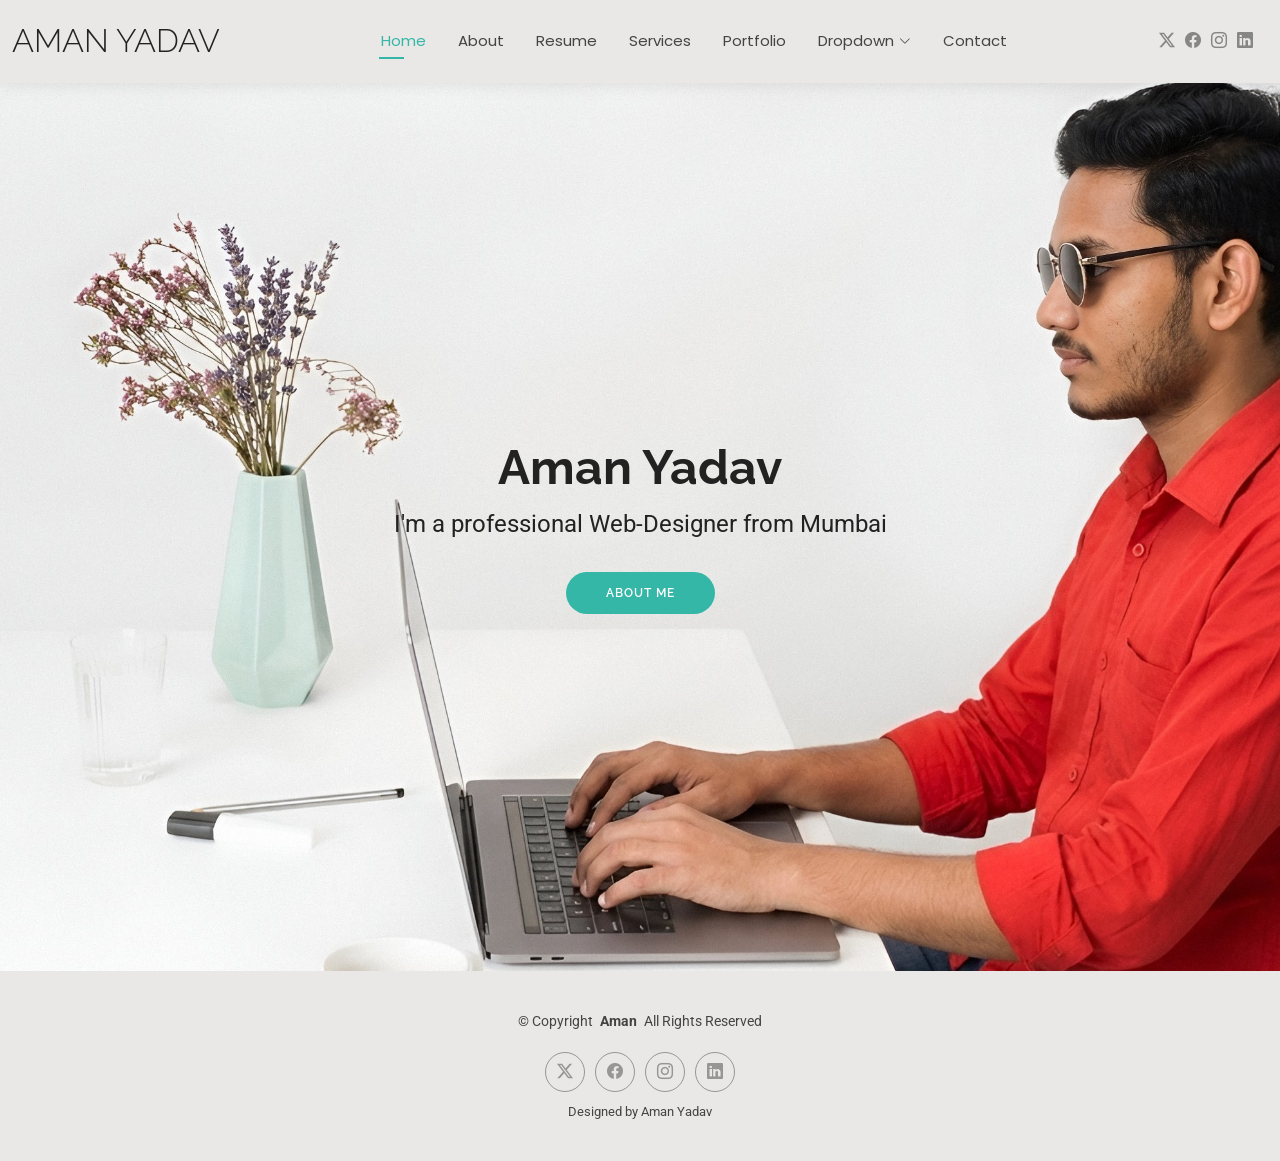
<file: index.html>
<!DOCTYPE html>
<html lang="en">

<head>
  <meta charset="utf-8">
  <meta content="width=device-width, initial-scale=1.0" name="viewport">
  <title>Aman Yadav</title>
  <meta name="description" content="">
  <meta name="keywords" content="">

  <!-- Favicons -->
  <link href="assets/img/favicon.png" rel="icon">
  <link href="assets/img/apple-touch-icon.png" rel="apple-touch-icon">

  <!-- Fonts -->
  <link href="https://fonts.googleapis.com" rel="preconnect">
  <link href="https://fonts.gstatic.com" rel="preconnect" crossorigin>
  <link href="https://fonts.googleapis.com/css2?family=Roboto:ital,wght@0,100;0,300;0,400;0,500;0,700;0,900;1,100;1,300;1,400;1,500;1,700;1,900&family=Poppins:ital,wght@0,100;0,200;0,300;0,400;0,500;0,600;0,700;0,800;0,900;1,100;1,200;1,300;1,400;1,500;1,600;1,700;1,800;1,900&family=Raleway:ital,wght@0,100;0,200;0,300;0,400;0,500;0,600;0,700;0,800;0,900;1,100;1,200;1,300;1,400;1,500;1,600;1,700;1,800;1,900&display=swap" rel="stylesheet">

  <!-- Vendor CSS Files -->
  <link href="assets/vendor/bootstrap/css/bootstrap.min.css" rel="stylesheet">
  <link href="assets/vendor/bootstrap-icons/bootstrap-icons.css" rel="stylesheet">
  <link href="assets/vendor/aos/aos.css" rel="stylesheet">
  <link href="assets/vendor/swiper/swiper-bundle.min.css" rel="stylesheet">
  <link href="assets/vendor/glightbox/css/glightbox.min.css" rel="stylesheet">

  <!-- Main CSS File -->
  <link href="assets/css/main.css" rel="stylesheet">

  <!-- =======================================================
  * Template Name: Kelly
  * Template URL: https://bootstrapmade.com/kelly-free-bootstrap-cv-resume-html-template/
  * Updated: Aug 07 2024 with Bootstrap v5.3.3
  * Author: BootstrapMade.com
  * License: https://bootstrapmade.com/license/
  ======================================================== -->
</head>

<body class="index-page">

  <header id="header" class="header d-flex align-items-center light-background sticky-top">
    <div class="container-fluid position-relative d-flex align-items-center justify-content-between">

      <a href="index.html" class="logo d-flex align-items-center me-auto me-xl-0">
        <!-- Uncomment the line below if you also wish to use an image logo -->
        <!-- <img src="assets/img/logo.png" alt=""> -->
        <h1 class="sitename">Aman Yadav</h1>
      </a>

      <nav id="navmenu" class="navmenu">
        <ul>
          <li><a href="index.html" class="active">Home</a></li>
          <li><a href="about.html">About</a></li>
          <li><a href="resume.html">Resume</a></li>
          <li><a href="services.html">Services</a></li>
          <li><a href="portfolio.html">Portfolio</a></li>
          <li class="dropdown"><a href="#"><span>Dropdown</span> <i class="bi bi-chevron-down toggle-dropdown"></i></a>
            <ul>
              <li><a href="#">Dropdown 1</a></li>
              <li class="dropdown"><a href="#"><span>Deep Dropdown</span> <i class="bi bi-chevron-down toggle-dropdown"></i></a>
                <ul>
                  <li><a href="#">Deep Dropdown 1</a></li>
                  <li><a href="#">Deep Dropdown 2</a></li>
                  <li><a href="#">Deep Dropdown 3</a></li>
                  <li><a href="#">Deep Dropdown 4</a></li>
                  <li><a href="#">Deep Dropdown 5</a></li>
                </ul>
              </li>
              <li><a href="#">Dropdown 2</a></li>
              <li><a href="#">Dropdown 3</a></li>
              <li><a href="#">Dropdown 4</a></li>
            </ul>
          </li>
          <li><a href="contact.html">Contact</a></li>
        </ul>
        <i class="mobile-nav-toggle d-xl-none bi bi-list"></i>
      </nav>

      <div class="header-social-links">
        <a href="#" class="twitter"><i class="bi bi-twitter-x"></i></a>
        <a href="#" class="facebook"><i class="bi bi-facebook"></i></a>
        <a href="#" class="instagram"><i class="bi bi-instagram"></i></a>
        <a href="#" class="linkedin"><i class="bi bi-linkedin"></i></a>
      </div>

    </div>
  </header>

  <main class="main">

    <!-- Hero Section -->
    <section id="hero" class="hero section">

      <img src="assets/img/upphoto.jpg" alt="" data-aos="fade-in">

      <div class="container text-center" data-aos="zoom-out" data-aos-delay="100">
        <div class="row justify-content-center">
          <div class="col-lg-8">
            <h2>Aman Yadav</h2>
            <p>I'm a professional Web-Designer from Mumbai</p>
            <a href="about.html" class="btn-get-started">About Me</a>
          </div>
        </div>
      </div>

    </section><!-- /Hero Section -->

  </main>

  <footer id="footer" class="footer light-background">

    <div class="container">
      <div class="copyright text-center ">
        <p>© <span>Copyright</span> <strong class="px-1 sitename">Aman</strong> <span>All Rights Reserved<br></span></p>
      </div>
      <div class="social-links d-flex justify-content-center">
        <a href=""><i class="bi bi-twitter-x"></i></a>
        <a href=""><i class="bi bi-facebook"></i></a>
        <a href=""><i class="bi bi-instagram"></i></a>
        <a href=""><i class="bi bi-linkedin"></i></a>
      </div>
      <div class="credits">
        <!-- All the links in the footer should remain intact. -->
        <!-- You can delete the links only if you've purchased the pro version. -->
        <!-- Licensing information: https://bootstrapmade.com/license/ -->
        <!-- Purchase the pro version with working PHP/AJAX contact form: [buy-url] -->
        Designed by Aman Yadav</a> 
      </div>
    </div>

  </footer>

  <!-- Scroll Top -->
  <a href="#" id="scroll-top" class="scroll-top d-flex align-items-center justify-content-center"><i class="bi bi-arrow-up-short"></i></a>

  <!-- Preloader -->
  <div id="preloader"></div>

  <!-- Vendor JS Files -->
  <script src="assets/vendor/bootstrap/js/bootstrap.bundle.min.js"></script>
  <script src="assets/vendor/php-email-form/validate.js"></script>
  <script src="assets/vendor/aos/aos.js"></script>
  <script src="assets/vendor/waypoints/noframework.waypoints.js"></script>
  <script src="assets/vendor/purecounter/purecounter_vanilla.js"></script>
  <script src="assets/vendor/swiper/swiper-bundle.min.js"></script>
  <script src="assets/vendor/glightbox/js/glightbox.min.js"></script>
  <script src="assets/vendor/imagesloaded/imagesloaded.pkgd.min.js"></script>
  <script src="assets/vendor/isotope-layout/isotope.pkgd.min.js"></script>

  <!-- Main JS File -->
  <script src="assets/js/main.js"></script>

</body>

</html>
</file>
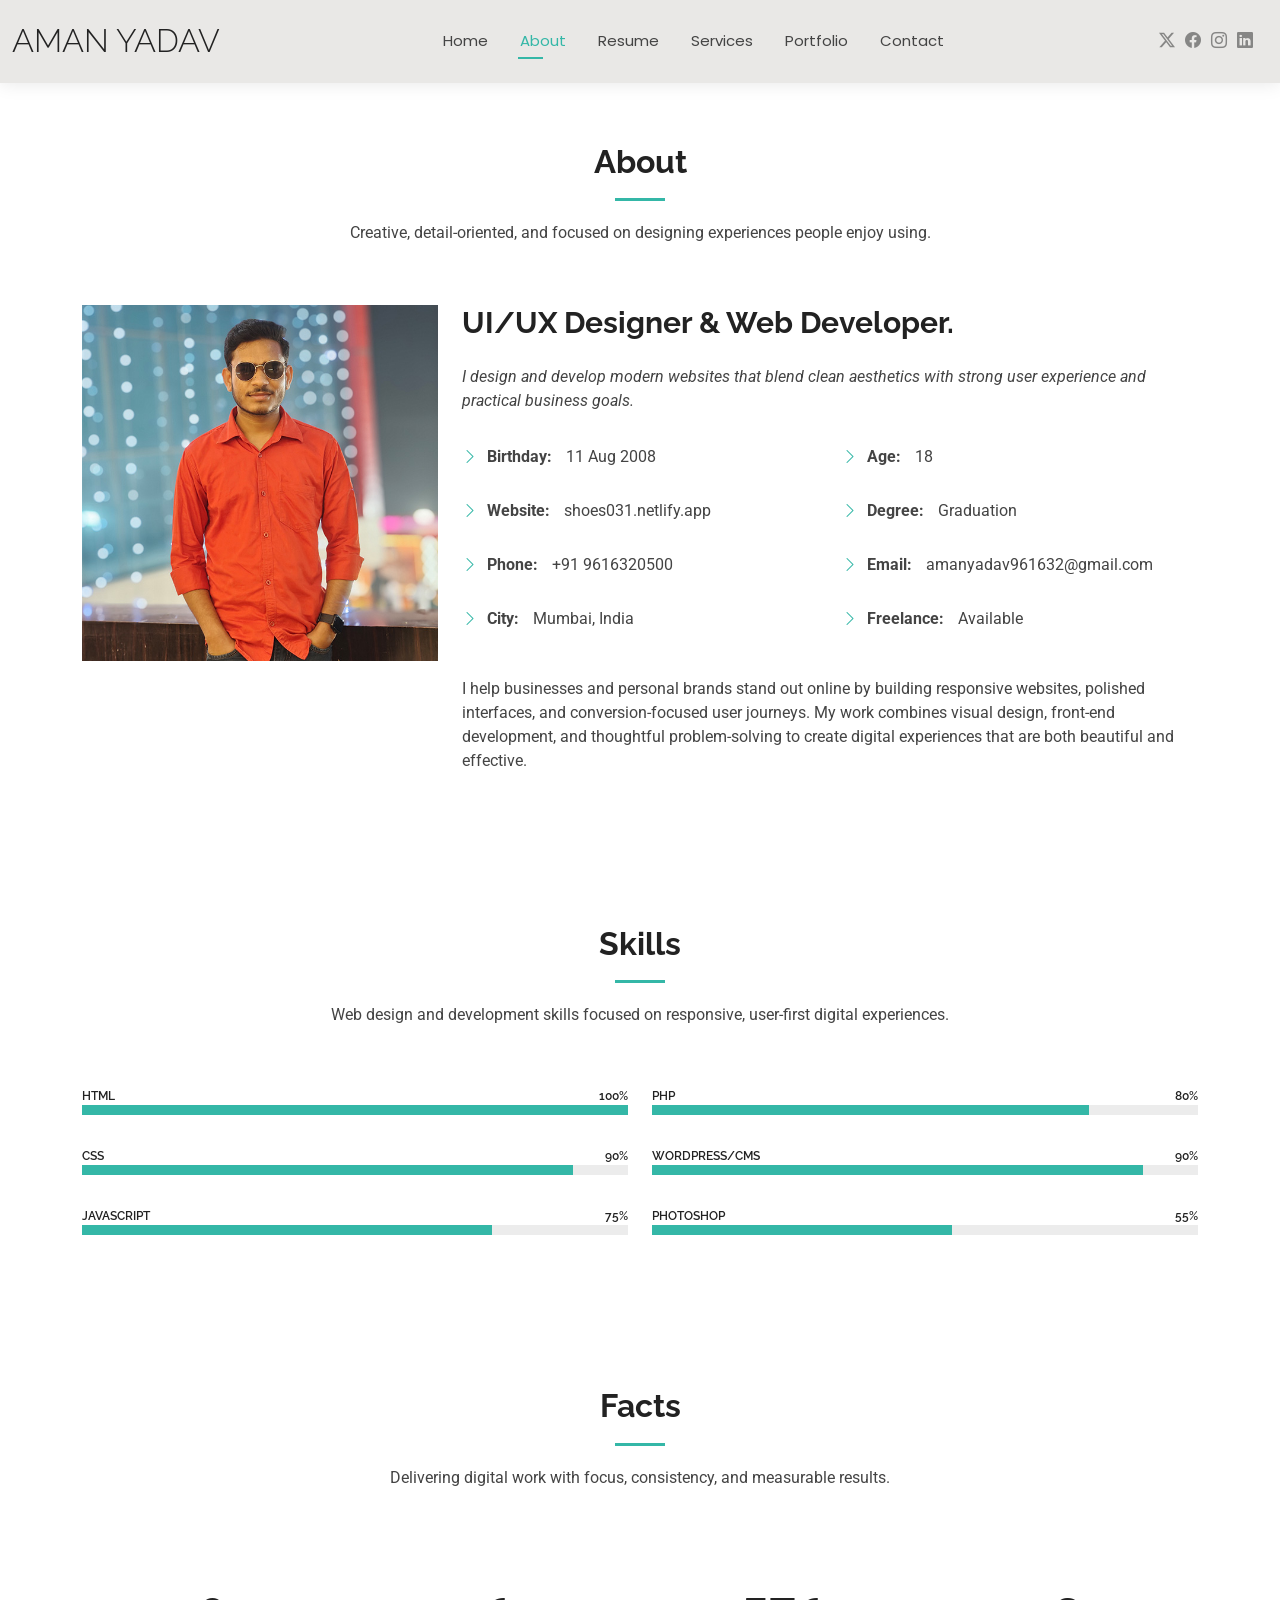
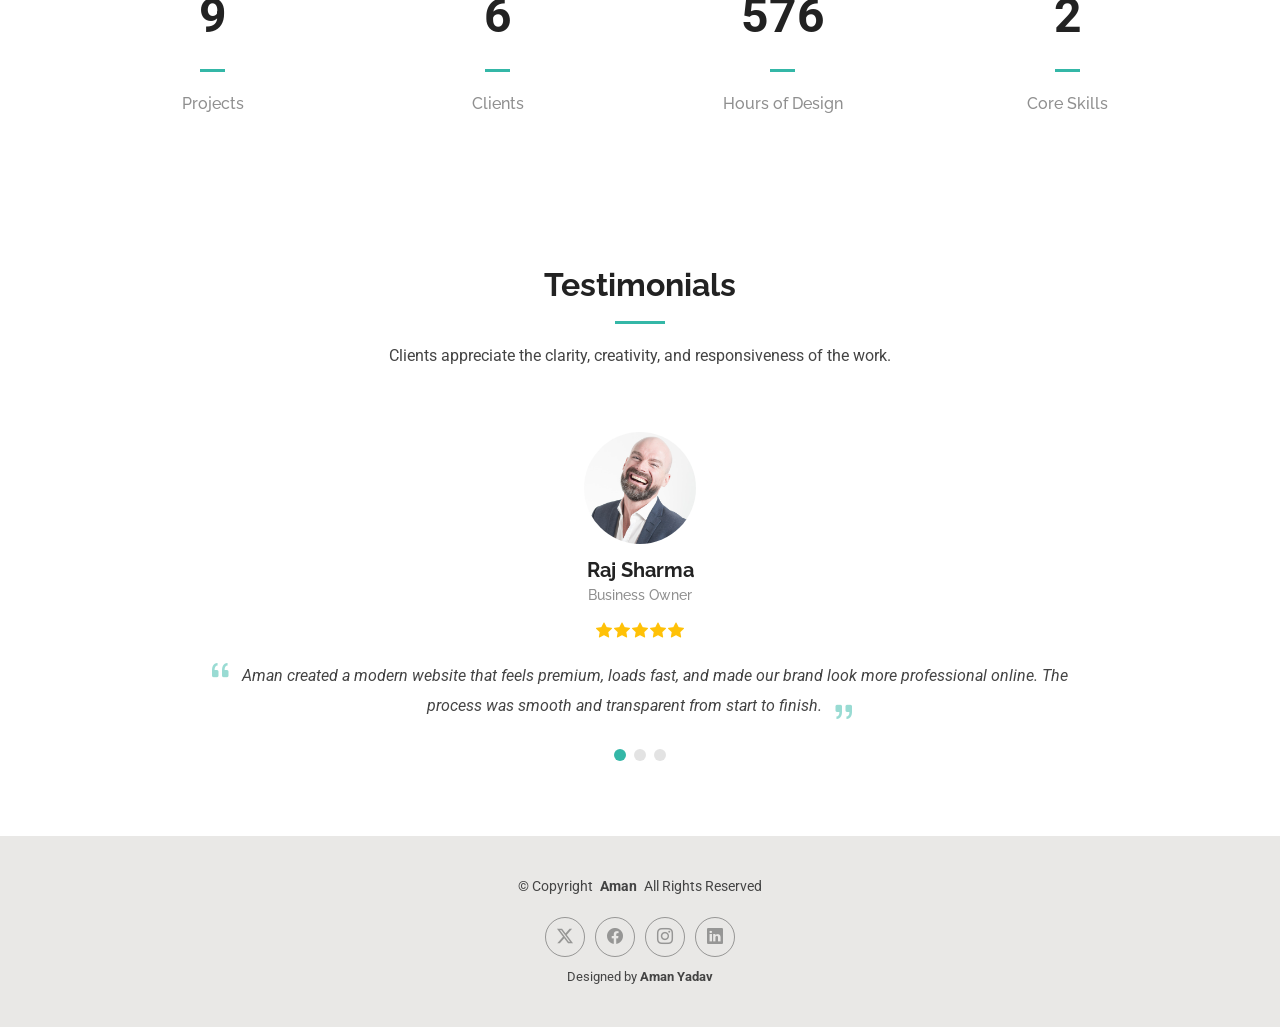
<file: about.html>
<!DOCTYPE html>
<html lang="en">

<head>
  <meta charset="utf-8">
  <meta content="width=device-width, initial-scale=1.0" name="viewport">
  <title>About | Aman Yadav</title>
  <meta name="description" content="Aman Yadav is a Mumbai-based UI/UX designer and web developer creating modern, responsive digital experiences.">
  <meta name="keywords" content="Aman Yadav, web designer, UI/UX designer, Mumbai, portfolio">

  <!-- Favicons -->
  <link href="assets/img/favicon.png" rel="icon">
  <link href="assets/img/apple-touch-icon.png" rel="apple-touch-icon">

  <!-- Fonts -->
  <link href="https://fonts.googleapis.com" rel="preconnect">
  <link href="https://fonts.gstatic.com" rel="preconnect" crossorigin>
  <link href="https://fonts.googleapis.com/css2?family=Roboto:ital,wght@0,100;0,300;0,400;0,500;0,700;0,900;1,100;1,300;1,400;1,500;1,700;1,900&family=Poppins:ital,wght@0,100;0,200;0,300;0,400;0,500;0,600;0,700;0,800;0,900;1,100;1,200;1,300;1,400;1,500;1,600;1,700;1,800;1,900&family=Raleway:ital,wght@0,100;0,200;0,300;0,400;0,500;0,600;0,700;0,800;0,900;1,100;1,200;1,300;1,400;1,500;1,600;1,700;1,800;1,900&display=swap" rel="stylesheet">

  <!-- Vendor CSS Files -->
  <link href="assets/vendor/bootstrap/css/bootstrap.min.css" rel="stylesheet">
  <link href="assets/vendor/bootstrap-icons/bootstrap-icons.css" rel="stylesheet">
  <link href="assets/vendor/aos/aos.css" rel="stylesheet">
  <link href="assets/vendor/swiper/swiper-bundle.min.css" rel="stylesheet">
  <link href="assets/vendor/glightbox/css/glightbox.min.css" rel="stylesheet">

  <!-- Main CSS File -->
  <link href="assets/css/main.css" rel="stylesheet">

</head>

<body class="about-page">

  <header id="header" class="header d-flex align-items-center light-background sticky-top">
    <div class="container-fluid position-relative d-flex align-items-center justify-content-between">

      <a href="index.html" class="logo d-flex align-items-center me-auto me-xl-0">
        <h1 class="sitename">Aman Yadav</h1>
      </a>

      <nav id="navmenu" class="navmenu">
        <ul>
          <li><a href="index.html">Home</a></li>
          <li><a href="about.html" class="active">About</a></li>
          <li><a href="resume.html">Resume</a></li>
          <li><a href="services.html">Services</a></li>
          <li><a href="portfolio.html">Portfolio</a></li>
          <li><a href="contact.html">Contact</a></li>
        </ul>
        <i class="mobile-nav-toggle d-xl-none bi bi-list"></i>
      </nav>

      <div class="header-social-links">
        <a href="#" class="twitter"><i class="bi bi-twitter-x"></i></a>
        <a href="#" class="facebook"><i class="bi bi-facebook"></i></a>
        <a href="#" class="instagram"><i class="bi bi-instagram"></i></a>
        <a href="#" class="linkedin"><i class="bi bi-linkedin"></i></a>
      </div>

    </div>
  </header>

  <main class="main">

    <!-- About Section -->
    <section id="about" class="about section">

      <!-- Section Title -->
      <div class="container section-title" data-aos="fade-up">
        <h2>About</h2>
        <p>Creative, detail-oriented, and focused on designing experiences people enjoy using.</p>
      </div><!-- End Section Title -->

      <div class="container" data-aos="fade-up" data-aos-delay="100">

        <div class="row gy-4 justify-content-center">
          <div class="col-lg-4">
            <img src="assets/img/Untitled-1.jpg" class="img-fluid" alt="Aman Yadav portrait">
          </div>
          <div class="col-lg-8 content">
            <h2>UI/UX Designer &amp; Web Developer.</h2>
            <p class="fst-italic py-3">
              I design and develop modern websites that blend clean aesthetics with strong user experience and practical business goals.
            </p>
            <div class="row">
              <div class="col-lg-6">
                <ul>
                  <li><i class="bi bi-chevron-right"></i> <strong>Birthday:</strong> <span>11 Aug 2008</span></li>
                  <li><i class="bi bi-chevron-right"></i> <strong>Website:</strong> <span>shoes031.netlify.app</span></li>
                  <li><i class="bi bi-chevron-right"></i> <strong>Phone:</strong> <span>+91 9616320500</span></li>
                  <li><i class="bi bi-chevron-right"></i> <strong>City:</strong> <span>Mumbai, India</span></li>
                </ul>
              </div>
              <div class="col-lg-6">
                <ul>
                  <li><i class="bi bi-chevron-right"></i> <strong>Age:</strong> <span>18</span></li>
                  <li><i class="bi bi-chevron-right"></i> <strong>Degree:</strong> <span>Graduation</span></li>
                  <li><i class="bi bi-chevron-right"></i> <strong>Email:</strong> <span>amanyadav961632@gmail.com</span></li>
                  <li><i class="bi bi-chevron-right"></i> <strong>Freelance:</strong> <span>Available</span></li>
                </ul>
              </div>
            </div>
            <p class="py-3">
              I help businesses and personal brands stand out online by building responsive websites, polished interfaces, and conversion-focused user journeys. My work combines visual design, front-end development, and thoughtful problem-solving to create digital experiences that are both beautiful and effective.
            </p>
          </div>
        </div>

      </div>

    </section><!-- /About Section -->

    <!-- Skills Section -->
    <section id="skills" class="skills section">

      <!-- Section Title -->
      <div class="container section-title" data-aos="fade-up">
        <h2>Skills</h2>
        <p>Web design and development skills focused on responsive, user-first digital experiences.</p>
      </div><!-- End Section Title -->

      <div class="container" data-aos="fade-up" data-aos-delay="100">

        <div class="row skills-content skills-animation">

          <div class="col-lg-6">

            <div class="progress">
              <span class="skill"><span>HTML</span> <i class="val">100%</i></span>
              <div class="progress-bar-wrap">
                <div class="progress-bar" role="progressbar" aria-valuenow="100" aria-valuemin="0" aria-valuemax="100"></div>
              </div>
            </div><!-- End Skills Item -->

            <div class="progress">
              <span class="skill"><span>CSS</span> <i class="val">90%</i></span>
              <div class="progress-bar-wrap">
                <div class="progress-bar" role="progressbar" aria-valuenow="90" aria-valuemin="0" aria-valuemax="100"></div>
              </div>
            </div><!-- End Skills Item -->

            <div class="progress">
              <span class="skill"><span>JavaScript</span> <i class="val">75%</i></span>
              <div class="progress-bar-wrap">
                <div class="progress-bar" role="progressbar" aria-valuenow="75" aria-valuemin="0" aria-valuemax="100"></div>
              </div>
            </div><!-- End Skills Item -->

          </div>

          <div class="col-lg-6">

            <div class="progress">
              <span class="skill"><span>PHP</span> <i class="val">80%</i></span>
              <div class="progress-bar-wrap">
                <div class="progress-bar" role="progressbar" aria-valuenow="80" aria-valuemin="0" aria-valuemax="100"></div>
              </div>
            </div><!-- End Skills Item -->

            <div class="progress">
              <span class="skill"><span>WordPress/CMS</span> <i class="val">90%</i></span>
              <div class="progress-bar-wrap">
                <div class="progress-bar" role="progressbar" aria-valuenow="90" aria-valuemin="0" aria-valuemax="100"></div>
              </div>
            </div><!-- End Skills Item -->

            <div class="progress">
              <span class="skill"><span>Photoshop</span> <i class="val">55%</i></span>
              <div class="progress-bar-wrap">
                <div class="progress-bar" role="progressbar" aria-valuenow="55" aria-valuemin="0" aria-valuemax="100"></div>
              </div>
            </div><!-- End Skills Item -->

          </div>

        </div>

      </div>

    </section><!-- /Skills Section -->

    <!-- Stats Section -->
    <section id="stats" class="stats section">

      <!-- Section Title -->
      <div class="container section-title" data-aos="fade-up">
        <h2>Facts</h2>
        <p>Delivering digital work with focus, consistency, and measurable results.</p>
      </div><!-- End Section Title -->

      <div class="container" data-aos="fade-up" data-aos-delay="100">

        <div class="row gy-4">

          <div class="col-lg-3 col-md-6">
            <div class="stats-item text-center w-100 h-100">
              <span data-purecounter-start="0" data-purecounter-end="18" data-purecounter-duration="1" class="purecounter"></span>
              <p>Projects</p>
            </div>
          </div><!-- End Stats Item -->

          <div class="col-lg-3 col-md-6">
            <div class="stats-item text-center w-100 h-100">
              <span data-purecounter-start="0" data-purecounter-end="12" data-purecounter-duration="1" class="purecounter"></span>
              <p>Clients</p>
            </div>
          </div><!-- End Stats Item -->

          <div class="col-lg-3 col-md-6">
            <div class="stats-item text-center w-100 h-100">
              <span data-purecounter-start="0" data-purecounter-end="1200" data-purecounter-duration="1" class="purecounter"></span>
              <p>Hours of Design</p>
            </div>
          </div><!-- End Stats Item -->

          <div class="col-lg-3 col-md-6">
            <div class="stats-item text-center w-100 h-100">
              <span data-purecounter-start="0" data-purecounter-end="5" data-purecounter-duration="1" class="purecounter"></span>
              <p>Core Skills</p>
            </div>
          </div><!-- End Stats Item -->

        </div>

      </div>

    </section><!-- /Stats Section -->

    <!-- Testimonials Section -->
    <section id="testimonials" class="testimonials section">

      <!-- Section Title -->
      <div class="container section-title" data-aos="fade-up">
        <h2>Testimonials</h2>
        <p>Clients appreciate the clarity, creativity, and responsiveness of the work.</p>
      </div><!-- End Section Title -->

      <div class="container" data-aos="fade-up" data-aos-delay="100">

        <div class="swiper init-swiper">
          <script type="application/json" class="swiper-config">
            {
              "loop": true,
              "speed": 600,
              "autoplay": {
                "delay": 5000
              },
              "slidesPerView": "auto",
              "pagination": {
                "el": ".swiper-pagination",
                "type": "bullets",
                "clickable": true
              }
            }
          </script>
          <div class="swiper-wrapper">

            <div class="swiper-slide">
              <div class="testimonial-item">
                <img src="assets/img/testimonials/testimonials-1.jpg" class="testimonial-img" alt="Raj Sharma">
                <h3>Raj Sharma</h3>
                <h4>Business Owner</h4>
                <div class="stars">
                  <i class="bi bi-star-fill"></i><i class="bi bi-star-fill"></i><i class="bi bi-star-fill"></i><i class="bi bi-star-fill"></i><i class="bi bi-star-fill"></i>
                </div>
                <p>
                  <i class="bi bi-quote quote-icon-left"></i>
                  <span>Aman created a modern website that feels premium, loads fast, and made our brand look more professional online. The process was smooth and transparent from start to finish.</span>
                  <i class="bi bi-quote quote-icon-right"></i>
                </p>
              </div>
            </div><!-- End testimonial item -->

            <div class="swiper-slide">
              <div class="testimonial-item">
                <img src="assets/img/testimonials/testimonials-2.jpg" class="testimonial-img" alt="Ananya Patel">
                <h3>Ananya Patel</h3>
                <h4>Startup Founder</h4>
                <div class="stars">
                  <i class="bi bi-star-fill"></i><i class="bi bi-star-fill"></i><i class="bi bi-star-fill"></i><i class="bi bi-star-fill"></i><i class="bi bi-star-fill"></i>
                </div>
                <p>
                  <i class="bi bi-quote quote-icon-left"></i>
                  <span>The design is clean, simple, and easy to navigate. Aman understood our vision quickly and translated it into a site that our customers genuinely enjoy using.</span>
                  <i class="bi bi-quote quote-icon-right"></i>
                </p>
              </div>
            </div><!-- End testimonial item -->

            <div class="swiper-slide">
              <div class="testimonial-item">
                <img src="assets/img/testimonials/testimonials-3.jpg" class="testimonial-img" alt="Arjun Mehta">
                <h3>Arjun Mehta</h3>
                <h4>Creative Consultant</h4>
                <div class="stars">
                  <i class="bi bi-star-fill"></i><i class="bi bi-star-fill"></i><i class="bi bi-star-fill"></i><i class="bi bi-star-fill"></i><i class="bi bi-star-fill"></i>
                </div>
                <p>
                  <i class="bi bi-quote quote-icon-left"></i>
                  <span>His eye for design and technical execution is excellent. Every detail feels intentional, and the final result exceeded our expectations for both aesthetics and usability.</span>
                  <i class="bi bi-quote quote-icon-right"></i>
                </p>
              </div>
            </div><!-- End testimonial item -->

          </div>
          <div class="swiper-pagination"></div>
        </div>

      </div>

    </section><!-- /Testimonials Section -->

  </main>

  <footer id="footer" class="footer light-background">

    <div class="container">
      <div class="copyright text-center ">
        <p>© <span>Copyright</span> <strong class="px-1 sitename">Aman</strong> <span>All Rights Reserved<br></span></p>
      </div>
      <div class="social-links d-flex justify-content-center">
        <a href=""><i class="bi bi-twitter-x"></i></a>
        <a href=""><i class="bi bi-facebook"></i></a>
        <a href=""><i class="bi bi-instagram"></i></a>
        <a href=""><i class="bi bi-linkedin"></i></a>
      </div>
      <div class="credits">
        Designed by <strong>Aman Yadav</strong>
      </div>
    </div>

  </footer>

  <!-- Scroll Top -->
  <a href="#" id="scroll-top" class="scroll-top d-flex align-items-center justify-content-center"><i class="bi bi-arrow-up-short"></i></a>

  <!-- Preloader -->
  <div id="preloader"></div>

  <!-- Vendor JS Files -->
  <script src="assets/vendor/bootstrap/js/bootstrap.bundle.min.js"></script>
  <script src="assets/vendor/php-email-form/validate.js"></script>
  <script src="assets/vendor/aos/aos.js"></script>
  <script src="assets/vendor/waypoints/noframework.waypoints.js"></script>
  <script src="assets/vendor/purecounter/purecounter_vanilla.js"></script>
  <script src="assets/vendor/swiper/swiper-bundle.min.js"></script>
  <script src="assets/vendor/glightbox/js/glightbox.min.js"></script>
  <script src="assets/vendor/imagesloaded/imagesloaded.pkgd.min.js"></script>
  <script src="assets/vendor/isotope-layout/isotope.pkgd.min.js"></script>

  <!-- Main JS File -->
  <script src="assets/js/main.js"></script>

</body>

</html>
</file>
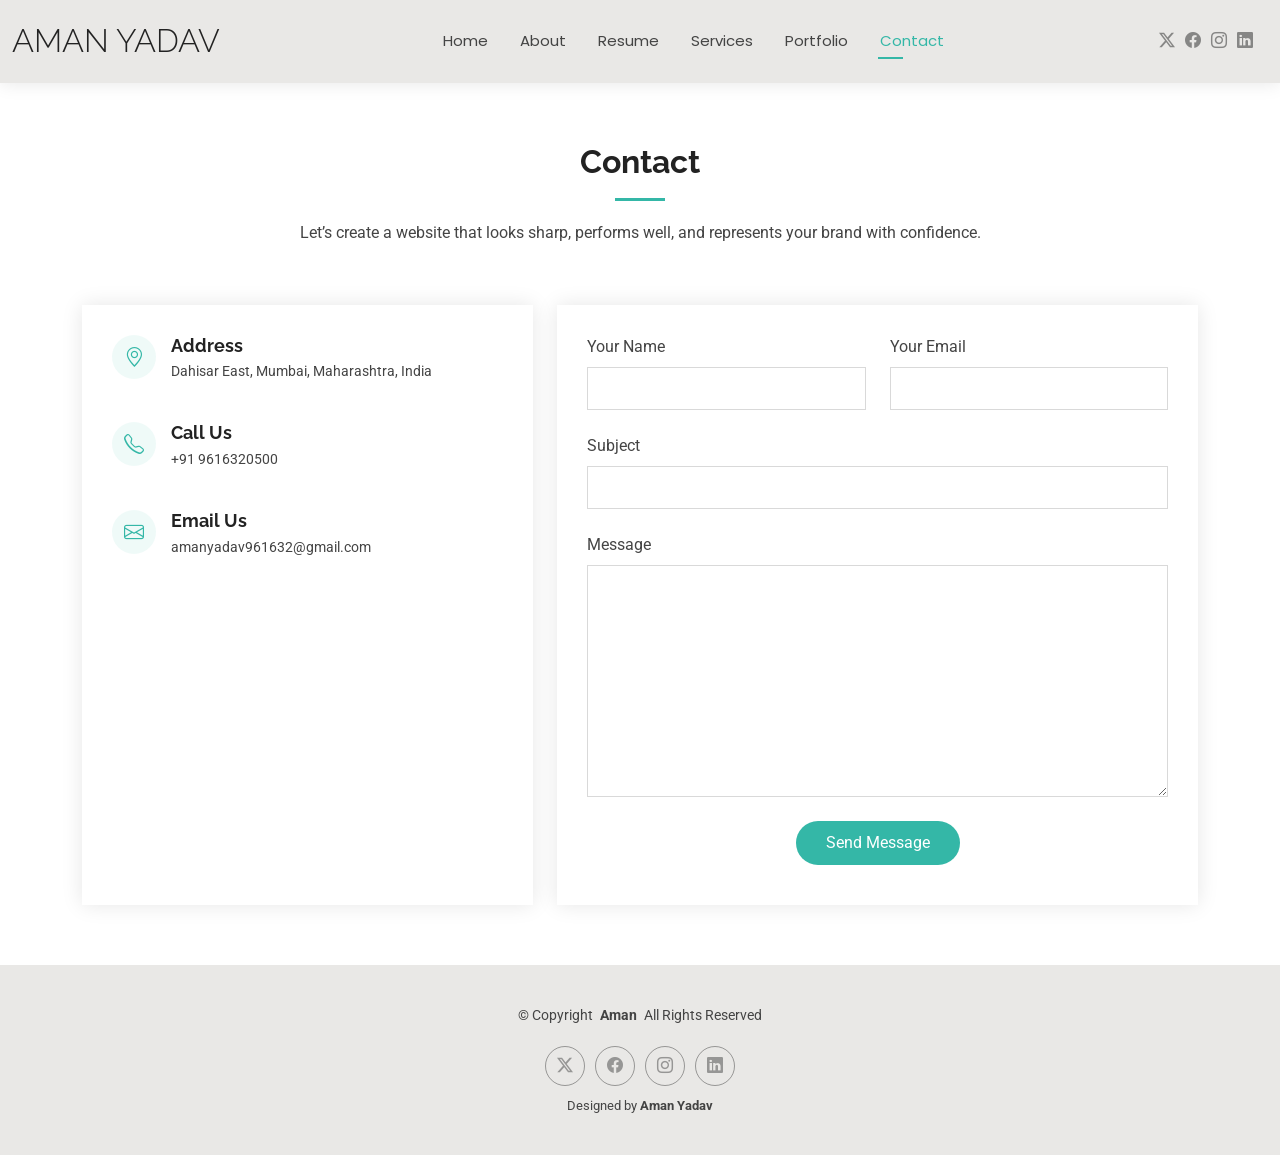
<file: contact.html>
<!DOCTYPE html>
<html lang="en">

<head>
  <meta charset="utf-8">
  <meta content="width=device-width, initial-scale=1.0" name="viewport">
  <title>Contact | Aman Yadav</title>
  <meta name="description" content="Contact Aman Yadav for web design, UI/UX, and front-end development services in Mumbai.">
  <meta name="keywords" content="Aman Yadav contact, web designer Mumbai, UI/UX contact">

  <!-- Favicons -->
  <link href="assets/img/favicon.png" rel="icon">
  <link href="assets/img/apple-touch-icon.png" rel="apple-touch-icon">

  <!-- Fonts -->
  <link href="https://fonts.googleapis.com" rel="preconnect">
  <link href="https://fonts.gstatic.com" rel="preconnect" crossorigin>
  <link href="https://fonts.googleapis.com/css2?family=Roboto:ital,wght@0,100;0,300;0,400;0,500;0,700;0,900;1,100;1,300;1,400;1,500;1,700;1,900&family=Poppins:ital,wght@0,100;0,200;0,300;0,400;0,500;0,600;0,700;0,800;0,900;1,100;1,200;1,300;1,400;1,500;1,600;1,700;1,800;1,900&family=Raleway:ital,wght@0,100;0,200;0,300;0,400;0,500;0,600;0,700;0,800;0,900;1,100;1,200;1,300;1,400;1,500;1,600;1,700;1,800;1,900&display=swap" rel="stylesheet">

  <!-- Vendor CSS Files -->
  <link href="assets/vendor/bootstrap/css/bootstrap.min.css" rel="stylesheet">
  <link href="assets/vendor/bootstrap-icons/bootstrap-icons.css" rel="stylesheet">
  <link href="assets/vendor/aos/aos.css" rel="stylesheet">
  <link href="assets/vendor/swiper/swiper-bundle.min.css" rel="stylesheet">
  <link href="assets/vendor/glightbox/css/glightbox.min.css" rel="stylesheet">

  <!-- Main CSS File -->
  <link href="assets/css/main.css" rel="stylesheet">

</head>

<body class="contact-page">

  <header id="header" class="header d-flex align-items-center light-background sticky-top">
    <div class="container-fluid position-relative d-flex align-items-center justify-content-between">

      <a href="index.html" class="logo d-flex align-items-center me-auto me-xl-0">
        <h1 class="sitename">Aman Yadav</h1>
      </a>

      <nav id="navmenu" class="navmenu">
        <ul>
          <li><a href="index.html">Home</a></li>
          <li><a href="about.html">About</a></li>
          <li><a href="resume.html">Resume</a></li>
          <li><a href="services.html">Services</a></li>
          <li><a href="portfolio.html">Portfolio</a></li>
          <li><a href="contact.html" class="active">Contact</a></li>
        </ul>
        <i class="mobile-nav-toggle d-xl-none bi bi-list"></i>
      </nav>

      <div class="header-social-links">
        <a href="#" class="twitter"><i class="bi bi-twitter-x"></i></a>
        <a href="#" class="facebook"><i class="bi bi-facebook"></i></a>
        <a href="#" class="instagram"><i class="bi bi-instagram"></i></a>
        <a href="#" class="linkedin"><i class="bi bi-linkedin"></i></a>
      </div>

    </div>
  </header>

  <main class="main">

    <!-- Contact Section -->
    <section id="contact" class="contact section">

      <!-- Section Title -->
      <div class="container section-title" data-aos="fade-up">
        <h2>Contact</h2>
        <p>Let’s create a website that looks sharp, performs well, and represents your brand with confidence.</p>
      </div><!-- End Section Title -->

      <div class="container" data-aos="fade-up" data-aos-delay="100">

        <div class="row gy-4">

          <div class="col-lg-5">

            <div class="info-wrap">
              <div class="info-item d-flex" data-aos="fade-up" data-aos-delay="200">
                <i class="bi bi-geo-alt flex-shrink-0"></i>
                <div>
                  <h3>Address</h3>
                  <p>Dahisar East, Mumbai, Maharashtra, India</p>
                </div>
              </div><!-- End Info Item -->

              <div class="info-item d-flex" data-aos="fade-up" data-aos-delay="300">
                <i class="bi bi-telephone flex-shrink-0"></i>
                <div>
                  <h3>Call Us</h3>
                  <p>+91 9616320500</p>
                </div>
              </div><!-- End Info Item -->

              <div class="info-item d-flex" data-aos="fade-up" data-aos-delay="400">
                <i class="bi bi-envelope flex-shrink-0"></i>
                <div>
                  <h3>Email Us</h3>
                  <p>amanyadav961632@gmail.com</p>
                </div>
              </div><!-- End Info Item -->

              <iframe src="https://www.google.com/maps?q=Dahisar%20East%20Mumbai&output=embed" frameborder="0" style="border:0; width: 100%; height: 270px;" allowfullscreen="" loading="lazy" referrerpolicy="no-referrer-when-downgrade"></iframe>
            </div>
          </div>

          <div class="col-lg-7">
            <form action="forms/contact.php" method="post" class="php-email-form" data-aos="fade-up" data-aos-delay="200">
              <div class="row gy-4">

                <div class="col-md-6">
                  <label for="name-field" class="pb-2">Your Name</label>
                  <input type="text" name="name" id="name-field" class="form-control" required="">
                </div>

                <div class="col-md-6">
                  <label for="email-field" class="pb-2">Your Email</label>
                  <input type="email" class="form-control" name="email" id="email-field" required="">
                </div>

                <div class="col-md-12">
                  <label for="subject-field" class="pb-2">Subject</label>
                  <input type="text" class="form-control" name="subject" id="subject-field" required="">
                </div>

                <div class="col-md-12">
                  <label for="message-field" class="pb-2">Message</label>
                  <textarea class="form-control" name="message" rows="10" id="message-field" required=""></textarea>
                </div>

                <div class="col-md-12 text-center">
                  <div class="loading">Loading</div>
                  <div class="error-message"></div>
                  <div class="sent-message">Your message has been sent. Thank you!</div>

                  <button type="submit">Send Message</button>
                </div>

              </div>
            </form>
          </div><!-- End Contact Form -->

        </div>

      </div>

    </section><!-- /Contact Section -->

  </main>

  <footer id="footer" class="footer light-background">

    <div class="container">
      <div class="copyright text-center ">
        <p>© <span>Copyright</span> <strong class="px-1 sitename">Aman</strong> <span>All Rights Reserved<br></span></p>
      </div>
      <div class="social-links d-flex justify-content-center">
        <a href=""><i class="bi bi-twitter-x"></i></a>
        <a href=""><i class="bi bi-facebook"></i></a>
        <a href=""><i class="bi bi-instagram"></i></a>
        <a href=""><i class="bi bi-linkedin"></i></a>
      </div>
      <div class="credits">
        Designed by <strong>Aman Yadav</strong>
      </div>
    </div>

  </footer>

  <!-- Scroll Top -->
  <a href="#" id="scroll-top" class="scroll-top d-flex align-items-center justify-content-center"><i class="bi bi-arrow-up-short"></i></a>

  <!-- Preloader -->
  <div id="preloader"></div>

  <!-- Vendor JS Files -->
  <script src="assets/vendor/bootstrap/js/bootstrap.bundle.min.js"></script>
  <script src="assets/vendor/php-email-form/validate.js"></script>
  <script src="assets/vendor/aos/aos.js"></script>
  <script src="assets/vendor/waypoints/noframework.waypoints.js"></script>
  <script src="assets/vendor/purecounter/purecounter_vanilla.js"></script>
  <script src="assets/vendor/swiper/swiper-bundle.min.js"></script>
  <script src="assets/vendor/glightbox/js/glightbox.min.js"></script>
  <script src="assets/vendor/imagesloaded/imagesloaded.pkgd.min.js"></script>
  <script src="assets/vendor/isotope-layout/isotope.pkgd.min.js"></script>

  <!-- Main JS File -->
  <script src="assets/js/main.js"></script>

</body>

</html>
</file>
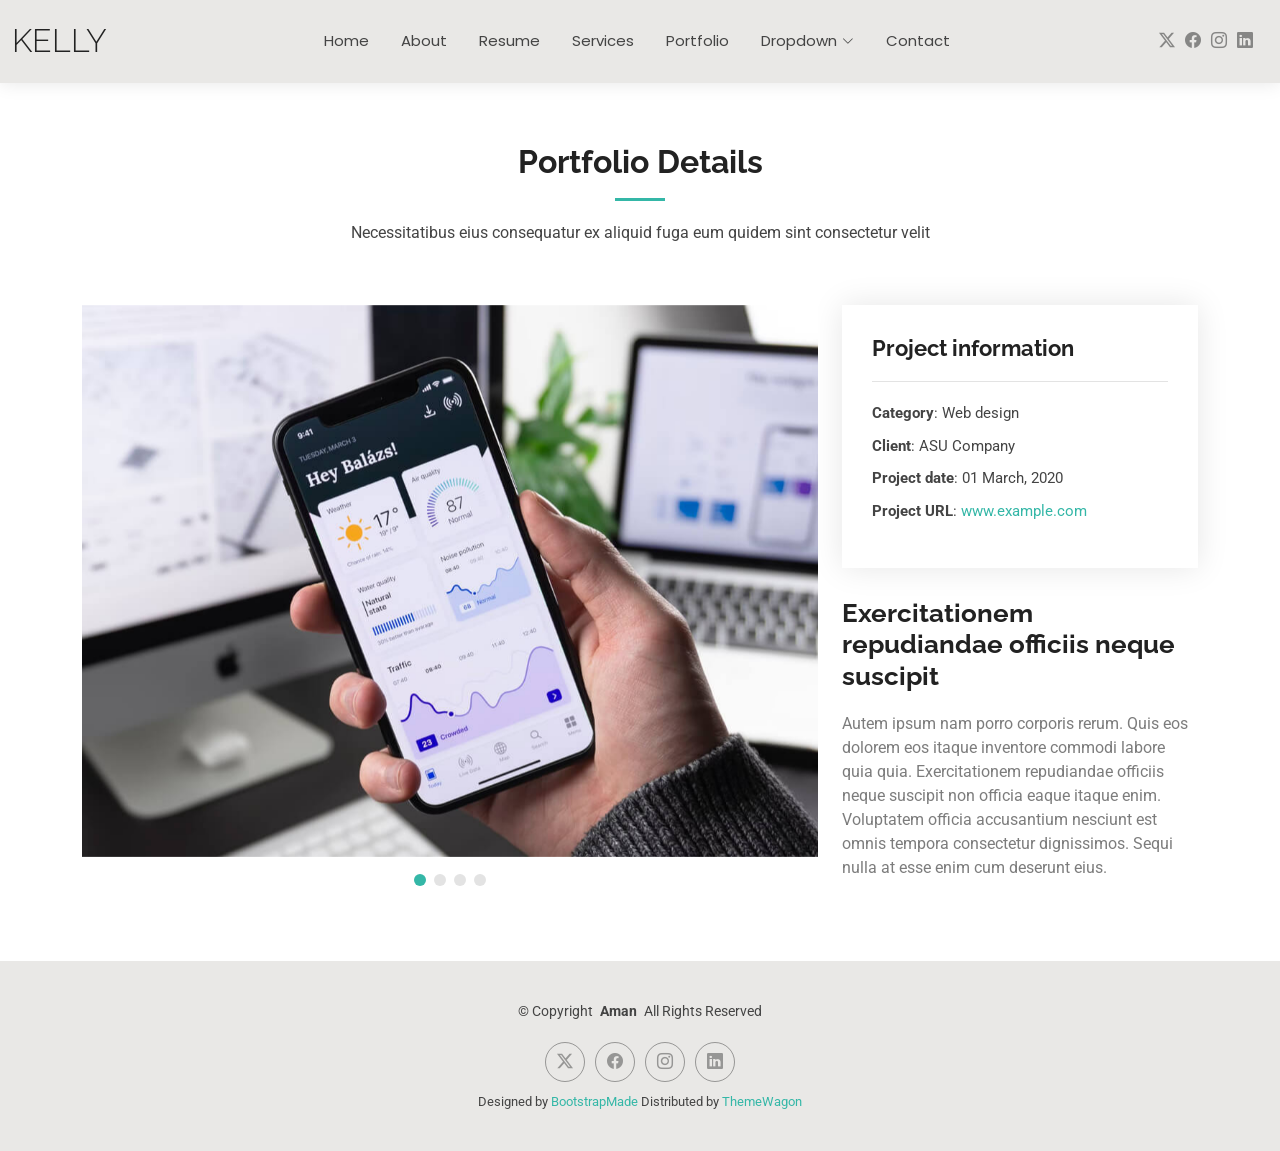
<file: portfolio-details.html>
<!DOCTYPE html>
<html lang="en">

<head>
  <meta charset="utf-8">
  <meta content="width=device-width, initial-scale=1.0" name="viewport">
  <title>Portfolio Details - Kelly Bootstrap Template</title>
  <meta name="description" content="">
  <meta name="keywords" content="">

  <!-- Favicons -->
  <link href="assets/img/favicon.png" rel="icon">
  <link href="assets/img/apple-touch-icon.png" rel="apple-touch-icon">

  <!-- Fonts -->
  <link href="https://fonts.googleapis.com" rel="preconnect">
  <link href="https://fonts.gstatic.com" rel="preconnect" crossorigin>
  <link href="https://fonts.googleapis.com/css2?family=Roboto:ital,wght@0,100;0,300;0,400;0,500;0,700;0,900;1,100;1,300;1,400;1,500;1,700;1,900&family=Poppins:ital,wght@0,100;0,200;0,300;0,400;0,500;0,600;0,700;0,800;0,900;1,100;1,200;1,300;1,400;1,500;1,600;1,700;1,800;1,900&family=Raleway:ital,wght@0,100;0,200;0,300;0,400;0,500;0,600;0,700;0,800;0,900;1,100;1,200;1,300;1,400;1,500;1,600;1,700;1,800;1,900&display=swap" rel="stylesheet">

  <!-- Vendor CSS Files -->
  <link href="assets/vendor/bootstrap/css/bootstrap.min.css" rel="stylesheet">
  <link href="assets/vendor/bootstrap-icons/bootstrap-icons.css" rel="stylesheet">
  <link href="assets/vendor/aos/aos.css" rel="stylesheet">
  <link href="assets/vendor/swiper/swiper-bundle.min.css" rel="stylesheet">
  <link href="assets/vendor/glightbox/css/glightbox.min.css" rel="stylesheet">

  <!-- Main CSS File -->
  <link href="assets/css/main.css" rel="stylesheet">

  <!-- =======================================================
  * Template Name: Kelly
  * Template URL: https://bootstrapmade.com/kelly-free-bootstrap-cv-resume-html-template/
  * Updated: Aug 07 2024 with Bootstrap v5.3.3
  * Author: BootstrapMade.com
  * License: https://bootstrapmade.com/license/
  ======================================================== -->
</head>

<body class="portfolio-details-page">

  <header id="header" class="header d-flex align-items-center light-background sticky-top">
    <div class="container-fluid position-relative d-flex align-items-center justify-content-between">

      <a href="index.html" class="logo d-flex align-items-center me-auto me-xl-0">
        <!-- Uncomment the line below if you also wish to use an image logo -->
        <!-- <img src="assets/img/logo.png" alt=""> -->
        <h1 class="sitename">Kelly</h1>
      </a>

      <nav id="navmenu" class="navmenu">
        <ul>
          <li><a href="index.html">Home</a></li>
          <li><a href="about.html">About</a></li>
          <li><a href="resume.html">Resume</a></li>
          <li><a href="services.html">Services</a></li>
          <li><a href="portfolio.html">Portfolio</a></li>
          <li class="dropdown"><a href="#"><span>Dropdown</span> <i class="bi bi-chevron-down toggle-dropdown"></i></a>
            <ul>
              <li><a href="#">Dropdown 1</a></li>
              <li class="dropdown"><a href="#"><span>Deep Dropdown</span> <i class="bi bi-chevron-down toggle-dropdown"></i></a>
                <ul>
                  <li><a href="#">Deep Dropdown 1</a></li>
                  <li><a href="#">Deep Dropdown 2</a></li>
                  <li><a href="#">Deep Dropdown 3</a></li>
                  <li><a href="#">Deep Dropdown 4</a></li>
                  <li><a href="#">Deep Dropdown 5</a></li>
                </ul>
              </li>
              <li><a href="#">Dropdown 2</a></li>
              <li><a href="#">Dropdown 3</a></li>
              <li><a href="#">Dropdown 4</a></li>
            </ul>
          </li>
          <li><a href="contact.html">Contact</a></li>
        </ul>
        <i class="mobile-nav-toggle d-xl-none bi bi-list"></i>
      </nav>

      <div class="header-social-links">
        <a href="#" class="twitter"><i class="bi bi-twitter-x"></i></a>
        <a href="#" class="facebook"><i class="bi bi-facebook"></i></a>
        <a href="#" class="instagram"><i class="bi bi-instagram"></i></a>
        <a href="#" class="linkedin"><i class="bi bi-linkedin"></i></a>
      </div>

    </div>
  </header>

  <main class="main">

    <!-- Portfolio Details Section -->
    <section id="portfolio-details" class="portfolio-details section">

      <!-- Section Title -->
      <div class="container section-title" data-aos="fade-up">
        <h2>Portfolio Details</h2>
        <p>Necessitatibus eius consequatur ex aliquid fuga eum quidem sint consectetur velit</p>
      </div><!-- End Section Title -->

      <div class="container" data-aos="fade-up" data-aos-delay="100">

        <div class="row gy-4">

          <div class="col-lg-8">
            <div class="portfolio-details-slider swiper init-swiper">

              <script type="application/json" class="swiper-config">
                {
                  "loop": true,
                  "speed": 600,
                  "autoplay": {
                    "delay": 5000
                  },
                  "slidesPerView": "auto",
                  "pagination": {
                    "el": ".swiper-pagination",
                    "type": "bullets",
                    "clickable": true
                  }
                }
              </script>

              <div class="swiper-wrapper align-items-center">

                <div class="swiper-slide">
                  <img src="assets/img/portfolio/app-1.jpg" alt="">
                </div>

                <div class="swiper-slide">
                  <img src="assets/img/portfolio/product-1.jpg" alt="">
                </div>

                <div class="swiper-slide">
                  <img src="assets/img/portfolio/branding-1.jpg" alt="">
                </div>

                <div class="swiper-slide">
                  <img src="assets/img/portfolio/books-1.jpg" alt="">
                </div>

              </div>
              <div class="swiper-pagination"></div>
            </div>
          </div>

          <div class="col-lg-4">
            <div class="portfolio-info" data-aos="fade-up" data-aos-delay="200">
              <h3>Project information</h3>
              <ul>
                <li><strong>Category</strong>: Web design</li>
                <li><strong>Client</strong>: ASU Company</li>
                <li><strong>Project date</strong>: 01 March, 2020</li>
                <li><strong>Project URL</strong>: <a href="#">www.example.com</a></li>
              </ul>
            </div>
            <div class="portfolio-description" data-aos="fade-up" data-aos-delay="300">
              <h2>Exercitationem repudiandae officiis neque suscipit</h2>
              <p>
                Autem ipsum nam porro corporis rerum. Quis eos dolorem eos itaque inventore commodi labore quia quia. Exercitationem repudiandae officiis neque suscipit non officia eaque itaque enim. Voluptatem officia accusantium nesciunt est omnis tempora consectetur dignissimos. Sequi nulla at esse enim cum deserunt eius.
              </p>
            </div>
          </div>

        </div>

      </div>

    </section><!-- /Portfolio Details Section -->

  </main>

  <footer id="footer" class="footer light-background">

    <div class="container">
      <div class="copyright text-center ">
        <p>© <span>Copyright</span> <strong class="px-1 sitename">Aman</strong> <span>All Rights Reserved<br></span></p>
      </div>
      <div class="social-links d-flex justify-content-center">
        <a href=""><i class="bi bi-twitter-x"></i></a>
        <a href=""><i class="bi bi-facebook"></i></a>
        <a href=""><i class="bi bi-instagram"></i></a>
        <a href=""><i class="bi bi-linkedin"></i></a>
      </div>
      <div class="credits">
        <!-- All the links in the footer should remain intact. -->
        <!-- You can delete the links only if you've purchased the pro version. -->
        <!-- Licensing information: https://bootstrapmade.com/license/ -->
        <!-- Purchase the pro version with working PHP/AJAX contact form: [buy-url] -->
        Designed by <a href="https://bootstrapmade.com/">BootstrapMade</a> Distributed by <a href=“https://themewagon.com>ThemeWagon
      </div>
    </div>

  </footer>

  <!-- Scroll Top -->
  <a href="#" id="scroll-top" class="scroll-top d-flex align-items-center justify-content-center"><i class="bi bi-arrow-up-short"></i></a>

  <!-- Preloader -->
  <div id="preloader"></div>

  <!-- Vendor JS Files -->
  <script src="assets/vendor/bootstrap/js/bootstrap.bundle.min.js"></script>
  <script src="assets/vendor/php-email-form/validate.js"></script>
  <script src="assets/vendor/aos/aos.js"></script>
  <script src="assets/vendor/waypoints/noframework.waypoints.js"></script>
  <script src="assets/vendor/purecounter/purecounter_vanilla.js"></script>
  <script src="assets/vendor/swiper/swiper-bundle.min.js"></script>
  <script src="assets/vendor/glightbox/js/glightbox.min.js"></script>
  <script src="assets/vendor/imagesloaded/imagesloaded.pkgd.min.js"></script>
  <script src="assets/vendor/isotope-layout/isotope.pkgd.min.js"></script>

  <!-- Main JS File -->
  <script src="assets/js/main.js"></script>

</body>

</html>
</file>
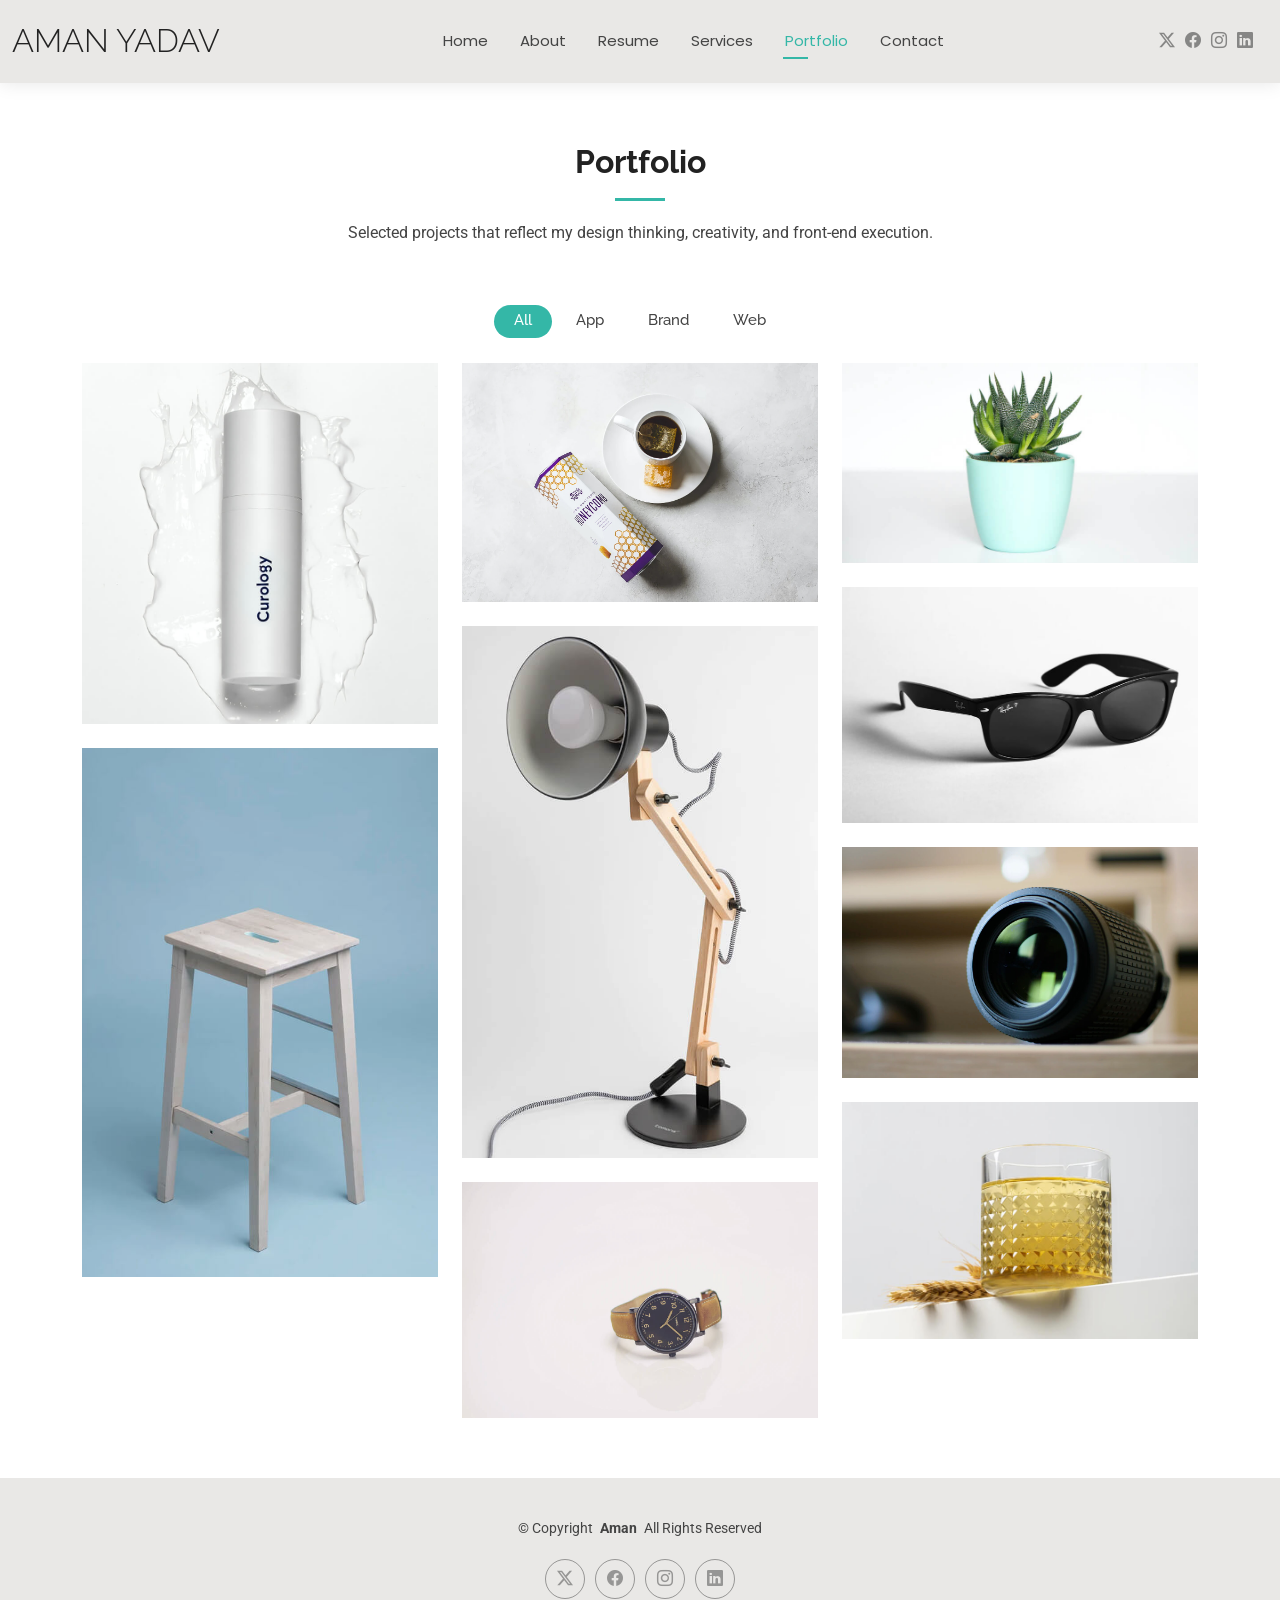
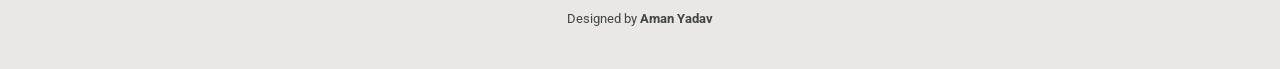
<file: portfolio.html>
<!DOCTYPE html>
<html lang="en">

<head>
  <meta charset="utf-8">
  <meta content="width=device-width, initial-scale=1.0" name="viewport">
  <title>Portfolio | Aman Yadav</title>
  <meta name="description" content="Portfolio of Aman Yadav, a Mumbai-based UI/UX designer and web developer focused on modern digital experiences.">
  <meta name="keywords" content="Aman Yadav portfolio, UI/UX designer, web developer, Mumbai">

  <!-- Favicons -->
  <link href="assets/img/favicon.png" rel="icon">
  <link href="assets/img/apple-touch-icon.png" rel="apple-touch-icon">

  <!-- Fonts -->
  <link href="https://fonts.googleapis.com" rel="preconnect">
  <link href="https://fonts.gstatic.com" rel="preconnect" crossorigin>
  <link href="https://fonts.googleapis.com/css2?family=Roboto:ital,wght@0,100;0,300;0,400;0,500;0,700;0,900;1,100;1,300;1,400;1,500;1,700;1,900&family=Poppins:ital,wght@0,100;0,200;0,300;0,400;0,500;0,600;0,700;0,800;0,900;1,100;1,200;1,300;1,400;1,500;1,600;1,700;1,800;1,900&family=Raleway:ital,wght@0,100;0,200;0,300;0,400;0,500;0,600;0,700;0,800;0,900;1,100;1,200;1,300;1,400;1,500;1,600;1,700;1,800;1,900&display=swap" rel="stylesheet">

  <!-- Vendor CSS Files -->
  <link href="assets/vendor/bootstrap/css/bootstrap.min.css" rel="stylesheet">
  <link href="assets/vendor/bootstrap-icons/bootstrap-icons.css" rel="stylesheet">
  <link href="assets/vendor/aos/aos.css" rel="stylesheet">
  <link href="assets/vendor/swiper/swiper-bundle.min.css" rel="stylesheet">
  <link href="assets/vendor/glightbox/css/glightbox.min.css" rel="stylesheet">

  <!-- Main CSS File -->
  <link href="assets/css/main.css" rel="stylesheet">

</head>

<body class="portfolio-page">

  <header id="header" class="header d-flex align-items-center light-background sticky-top">
    <div class="container-fluid position-relative d-flex align-items-center justify-content-between">

      <a href="index.html" class="logo d-flex align-items-center me-auto me-xl-0">
        <h1 class="sitename">Aman Yadav</h1>
      </a>

      <nav id="navmenu" class="navmenu">
        <ul>
          <li><a href="index.html">Home</a></li>
          <li><a href="about.html">About</a></li>
          <li><a href="resume.html">Resume</a></li>
          <li><a href="services.html">Services</a></li>
          <li><a href="portfolio.html" class="active">Portfolio</a></li>
          <li><a href="contact.html">Contact</a></li>
        </ul>
        <i class="mobile-nav-toggle d-xl-none bi bi-list"></i>
      </nav>

      <div class="header-social-links">
        <a href="#" class="twitter"><i class="bi bi-twitter-x"></i></a>
        <a href="#" class="facebook"><i class="bi bi-facebook"></i></a>
        <a href="#" class="instagram"><i class="bi bi-instagram"></i></a>
        <a href="#" class="linkedin"><i class="bi bi-linkedin"></i></a>
      </div>

    </div>
  </header>

  <main class="main">

    <!-- Portfolio Section -->
    <section id="portfolio" class="portfolio section">

      <!-- Section Title -->
      <div class="container section-title" data-aos="fade-up">
        <h2>Portfolio</h2>
        <p>Selected projects that reflect my design thinking, creativity, and front-end execution.</p>
      </div><!-- End Section Title -->

      <div class="container">

        <div class="isotope-layout" data-default-filter="*" data-layout="masonry" data-sort="original-order">

          <ul class="portfolio-filters isotope-filters" data-aos="fade-up" data-aos-delay="100">
            <li data-filter="*" class="filter-active">All</li>
            <li data-filter=".filter-app">App</li>
            <li data-filter=".filter-product">Brand</li>
            <li data-filter=".filter-branding">Web</li>
          </ul><!-- End Portfolio Filters -->

          <div class="row gy-4 isotope-container" data-aos="fade-up" data-aos-delay="200">

            <div class="col-lg-4 col-md-6 portfolio-item isotope-item filter-app">
              <img src="assets/img/masonry-portfolio/masonry-portfolio-1.jpg" class="img-fluid" alt="Portfolio project 1">
              <div class="portfolio-info">
                <h4>Mobile UI Concept</h4>
                <p>Clean app interface design</p>
                <a href="assets/img/masonry-portfolio/masonry-portfolio-1.jpg" title="Mobile UI Concept" data-gallery="portfolio-gallery-app" class="glightbox preview-link"><i class="bi bi-zoom-in"></i></a>
                <a href="portfolio-details.html" title="More Details" class="details-link"><i class="bi bi-link-45deg"></i></a>
              </div>
            </div><!-- End Portfolio Item -->

            <div class="col-lg-4 col-md-6 portfolio-item isotope-item filter-product">
              <img src="assets/img/masonry-portfolio/masonry-portfolio-2.jpg" class="img-fluid" alt="Portfolio project 2">
              <div class="portfolio-info">
                <h4>Brand Identity</h4>
                <p>Visual identity and brand styling</p>
                <a href="assets/img/masonry-portfolio/masonry-portfolio-2.jpg" title="Brand Identity" data-gallery="portfolio-gallery-product" class="glightbox preview-link"><i class="bi bi-zoom-in"></i></a>
                <a href="portfolio-details.html" title="More Details" class="details-link"><i class="bi bi-link-45deg"></i></a>
              </div>
            </div><!-- End Portfolio Item -->

            <div class="col-lg-4 col-md-6 portfolio-item isotope-item filter-branding">
              <img src="assets/img/masonry-portfolio/masonry-portfolio-3.jpg" class="img-fluid" alt="Portfolio project 3">
              <div class="portfolio-info">
                <h4>Business Website</h4>
                <p>Responsive business landing page</p>
                <a href="assets/img/masonry-portfolio/masonry-portfolio-3.jpg" title="Business Website" data-gallery="portfolio-gallery-branding" class="glightbox preview-link"><i class="bi bi-zoom-in"></i></a>
                <a href="portfolio-details.html" title="More Details" class="details-link"><i class="bi bi-link-45deg"></i></a>
              </div>
            </div><!-- End Portfolio Item -->

            <div class="col-lg-4 col-md-6 portfolio-item isotope-item filter-app">
              <img src="assets/img/masonry-portfolio/masonry-portfolio-4.jpg" class="img-fluid" alt="Portfolio project 4">
              <div class="portfolio-info">
                <h4>Dashboard Design</h4>
                <p>UX-focused app dashboard</p>
                <a href="assets/img/masonry-portfolio/masonry-portfolio-4.jpg" title="Dashboard Design" data-gallery="portfolio-gallery-app" class="glightbox preview-link"><i class="bi bi-zoom-in"></i></a>
                <a href="portfolio-details.html" title="More Details" class="details-link"><i class="bi bi-link-45deg"></i></a>
              </div>
            </div><!-- End Portfolio Item -->

            <div class="col-lg-4 col-md-6 portfolio-item isotope-item filter-product">
              <img src="assets/img/masonry-portfolio/masonry-portfolio-5.jpg" class="img-fluid" alt="Portfolio project 5">
              <div class="portfolio-info">
                <h4>Packaging Concept</h4>
                <p>Creative retail presentation</p>
                <a href="assets/img/masonry-portfolio/masonry-portfolio-5.jpg" title="Packaging Concept" data-gallery="portfolio-gallery-product" class="glightbox preview-link"><i class="bi bi-zoom-in"></i></a>
                <a href="portfolio-details.html" title="More Details" class="details-link"><i class="bi bi-link-45deg"></i></a>
              </div>
            </div><!-- End Portfolio Item -->

            <div class="col-lg-4 col-md-6 portfolio-item isotope-item filter-branding">
              <img src="assets/img/masonry-portfolio/masonry-portfolio-6.jpg" class="img-fluid" alt="Portfolio project 6">
              <div class="portfolio-info">
                <h4>Portfolio Website</h4>
                <p>Personal brand presentation</p>
                <a href="assets/img/masonry-portfolio/masonry-portfolio-6.jpg" title="Portfolio Website" data-gallery="portfolio-gallery-branding" class="glightbox preview-link"><i class="bi bi-zoom-in"></i></a>
                <a href="portfolio-details.html" title="More Details" class="details-link"><i class="bi bi-link-45deg"></i></a>
              </div>
            </div><!-- End Portfolio Item -->

            <div class="col-lg-4 col-md-6 portfolio-item isotope-item filter-app">
              <img src="assets/img/masonry-portfolio/masonry-portfolio-7.jpg" class="img-fluid" alt="Portfolio project 7">
              <div class="portfolio-info">
                <h4>Product App</h4>
                <p>Modern mobile experience</p>
                <a href="assets/img/masonry-portfolio/masonry-portfolio-7.jpg" title="Product App" data-gallery="portfolio-gallery-app" class="glightbox preview-link"><i class="bi bi-zoom-in"></i></a>
                <a href="portfolio-details.html" title="More Details" class="details-link"><i class="bi bi-link-45deg"></i></a>
              </div>
            </div><!-- End Portfolio Item -->

            <div class="col-lg-4 col-md-6 portfolio-item isotope-item filter-product">
              <img src="assets/img/masonry-portfolio/masonry-portfolio-8.jpg" class="img-fluid" alt="Portfolio project 8">
              <div class="portfolio-info">
                <h4>Brand Campaign</h4>
                <p>Creative promotional design</p>
                <a href="assets/img/masonry-portfolio/masonry-portfolio-8.jpg" title="Brand Campaign" data-gallery="portfolio-gallery-product" class="glightbox preview-link"><i class="bi bi-zoom-in"></i></a>
                <a href="portfolio-details.html" title="More Details" class="details-link"><i class="bi bi-link-45deg"></i></a>
              </div>
            </div><!-- End Portfolio Item -->

            <div class="col-lg-4 col-md-6 portfolio-item isotope-item filter-branding">
              <img src="assets/img/masonry-portfolio/masonry-portfolio-9.jpg" class="img-fluid" alt="Portfolio project 9">
              <div class="portfolio-info">
                <h4>Corporate Website</h4>
                <p>Professional web presence</p>
                <a href="assets/img/masonry-portfolio/masonry-portfolio-9.jpg" title="Corporate Website" data-gallery="portfolio-gallery-branding" class="glightbox preview-link"><i class="bi bi-zoom-in"></i></a>
                <a href="portfolio-details.html" title="More Details" class="details-link"><i class="bi bi-link-45deg"></i></a>
              </div>
            </div><!-- End Portfolio Item -->

          </div><!-- End Portfolio Container -->

        </div>

      </div>

    </section><!-- /Portfolio Section -->

  </main>

  <footer id="footer" class="footer light-background">

    <div class="container">
      <div class="copyright text-center ">
        <p>© <span>Copyright</span> <strong class="px-1 sitename">Aman</strong> <span>All Rights Reserved<br></span></p>
      </div>
      <div class="social-links d-flex justify-content-center">
        <a href=""><i class="bi bi-twitter-x"></i></a>
        <a href=""><i class="bi bi-facebook"></i></a>
        <a href=""><i class="bi bi-instagram"></i></a>
        <a href=""><i class="bi bi-linkedin"></i></a>
      </div>
      <div class="credits">
        Designed by <strong>Aman Yadav</strong>
      </div>
    </div>

  </footer>

  <!-- Scroll Top -->
  <a href="#" id="scroll-top" class="scroll-top d-flex align-items-center justify-content-center"><i class="bi bi-arrow-up-short"></i></a>

  <!-- Preloader -->
  <div id="preloader"></div>

  <!-- Vendor JS Files -->
  <script src="assets/vendor/bootstrap/js/bootstrap.bundle.min.js"></script>
  <script src="assets/vendor/php-email-form/validate.js"></script>
  <script src="assets/vendor/aos/aos.js"></script>
  <script src="assets/vendor/waypoints/noframework.waypoints.js"></script>
  <script src="assets/vendor/purecounter/purecounter_vanilla.js"></script>
  <script src="assets/vendor/swiper/swiper-bundle.min.js"></script>
  <script src="assets/vendor/glightbox/js/glightbox.min.js"></script>
  <script src="assets/vendor/imagesloaded/imagesloaded.pkgd.min.js"></script>
  <script src="assets/vendor/isotope-layout/isotope.pkgd.min.js"></script>

  <!-- Main JS File -->
  <script src="assets/js/main.js"></script>

</body>

</html>
</file>
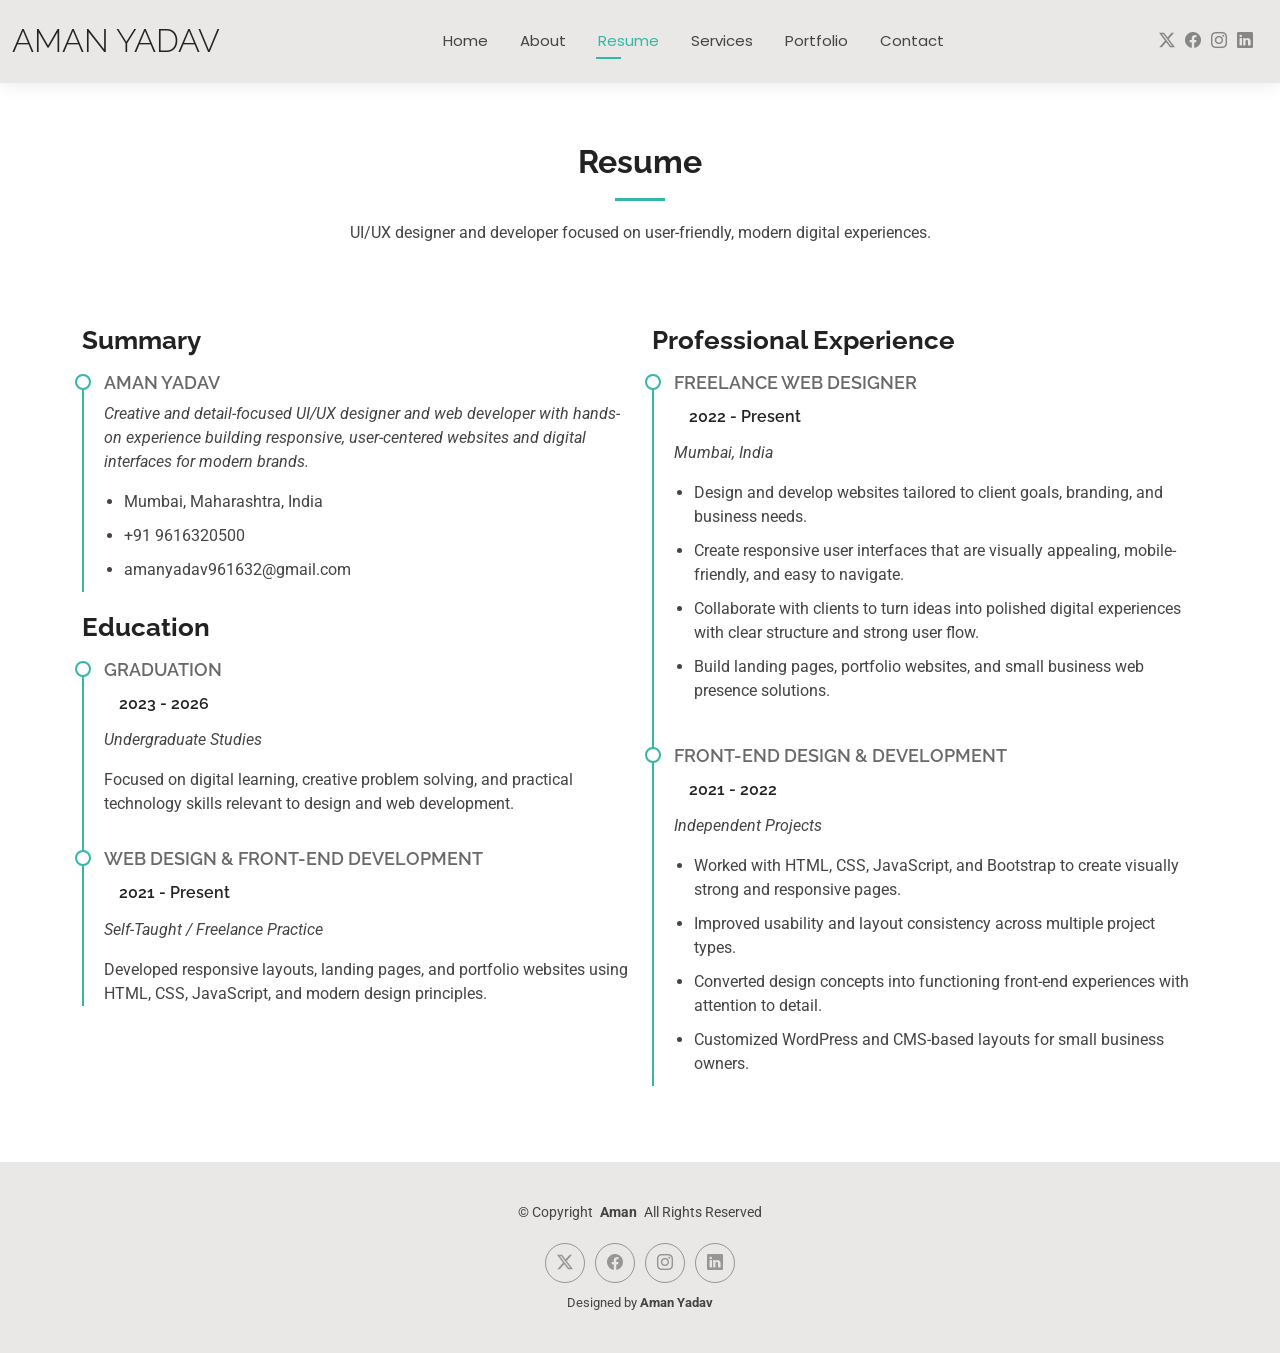
<file: resume.html>
<!DOCTYPE html>
<html lang="en">

<head>
  <meta charset="utf-8">
  <meta content="width=device-width, initial-scale=1.0" name="viewport">
  <title>Resume | Aman Yadav</title>
  <meta name="description" content="Resume of Aman Yadav, a Mumbai-based UI/UX designer and web developer.">
  <meta name="keywords" content="Aman Yadav resume, web designer, UI/UX, Mumbai">

  <!-- Favicons -->
  <link href="assets/img/favicon.png" rel="icon">
  <link href="assets/img/apple-touch-icon.png" rel="apple-touch-icon">

  <!-- Fonts -->
  <link href="https://fonts.googleapis.com" rel="preconnect">
  <link href="https://fonts.gstatic.com" rel="preconnect" crossorigin>
  <link href="https://fonts.googleapis.com/css2?family=Roboto:ital,wght@0,100;0,300;0,400;0,500;0,700;0,900;1,100;1,300;1,400;1,500;1,700;1,900&family=Poppins:ital,wght@0,100;0,200;0,300;0,400;0,500;0,600;0,700;0,800;0,900;1,100;1,200;1,300;1,400;1,500;1,600;1,700;1,800;1,900&family=Raleway:ital,wght@0,100;0,200;0,300;0,400;0,500;0,600;0,700;0,800;0,900;1,100;1,200;1,300;1,400;1,500;1,600;1,700;1,800;1,900&display=swap" rel="stylesheet">

  <!-- Vendor CSS Files -->
  <link href="assets/vendor/bootstrap/css/bootstrap.min.css" rel="stylesheet">
  <link href="assets/vendor/bootstrap-icons/bootstrap-icons.css" rel="stylesheet">
  <link href="assets/vendor/aos/aos.css" rel="stylesheet">
  <link href="assets/vendor/swiper/swiper-bundle.min.css" rel="stylesheet">
  <link href="assets/vendor/glightbox/css/glightbox.min.css" rel="stylesheet">

  <!-- Main CSS File -->
  <link href="assets/css/main.css" rel="stylesheet">

</head>

<body class="resume-page">

  <header id="header" class="header d-flex align-items-center light-background sticky-top">
    <div class="container-fluid position-relative d-flex align-items-center justify-content-between">

      <a href="index.html" class="logo d-flex align-items-center me-auto me-xl-0">
        <h1 class="sitename">Aman Yadav</h1>
      </a>

      <nav id="navmenu" class="navmenu">
        <ul>
          <li><a href="index.html">Home</a></li>
          <li><a href="about.html">About</a></li>
          <li><a href="resume.html" class="active">Resume</a></li>
          <li><a href="services.html">Services</a></li>
          <li><a href="portfolio.html">Portfolio</a></li>
          <li><a href="contact.html">Contact</a></li>
        </ul>
        <i class="mobile-nav-toggle d-xl-none bi bi-list"></i>
      </nav>

      <div class="header-social-links">
        <a href="#" class="twitter"><i class="bi bi-twitter-x"></i></a>
        <a href="#" class="facebook"><i class="bi bi-facebook"></i></a>
        <a href="#" class="instagram"><i class="bi bi-instagram"></i></a>
        <a href="#" class="linkedin"><i class="bi bi-linkedin"></i></a>
      </div>

    </div>
  </header>

  <main class="main">

    <!-- Resume Section -->
    <section id="resume" class="resume section">

      <!-- Section Title -->
      <div class="container section-title" data-aos="fade-up">
        <h2>Resume</h2>
        <p>UI/UX designer and developer focused on user-friendly, modern digital experiences.</p>
      </div><!-- End Section Title -->

      <div class="container">

        <div class="row">

          <div class="col-lg-6" data-aos="fade-up" data-aos-delay="100">
            <h3 class="resume-title">Summary</h3>

            <div class="resume-item pb-0">
              <h4>Aman Yadav</h4>
              <p><em>Creative and detail-focused UI/UX designer and web developer with hands-on experience building responsive, user-centered websites and digital interfaces for modern brands.</em></p>
              <ul>
                <li>Mumbai, Maharashtra, India</li>
                <li>+91 9616320500</li>
                <li>amanyadav961632@gmail.com</li>
              </ul>
            </div><!-- Edn Resume Item -->

            <h3 class="resume-title">Education</h3>
            <div class="resume-item">
              <h4>Graduation</h4>
              <h5>2023 - 2026</h5>
              <p><em>Undergraduate Studies</em></p>
              <p>Focused on digital learning, creative problem solving, and practical technology skills relevant to design and web development.</p>
            </div><!-- Edn Resume Item -->

            <div class="resume-item">
              <h4>Web Design &amp; Front-End Development</h4>
              <h5>2021 - Present</h5>
              <p><em>Self-Taught / Freelance Practice</em></p>
              <p>Developed responsive layouts, landing pages, and portfolio websites using HTML, CSS, JavaScript, and modern design principles.</p>
            </div><!-- Edn Resume Item -->

          </div>

          <div class="col-lg-6" data-aos="fade-up" data-aos-delay="200">
            <h3 class="resume-title">Professional Experience</h3>
            <div class="resume-item">
              <h4>Freelance Web Designer</h4>
              <h5>2022 - Present</h5>
              <p><em>Mumbai, India</em></p>
              <ul>
                <li>Design and develop websites tailored to client goals, branding, and business needs.</li>
                <li>Create responsive user interfaces that are visually appealing, mobile-friendly, and easy to navigate.</li>
                <li>Collaborate with clients to turn ideas into polished digital experiences with clear structure and strong user flow.</li>
                <li>Build landing pages, portfolio websites, and small business web presence solutions.</li>
              </ul>
            </div><!-- Edn Resume Item -->

            <div class="resume-item">
              <h4>Front-End Design &amp; Development</h4>
              <h5>2021 - 2022</h5>
              <p><em>Independent Projects</em></p>
              <ul>
                <li>Worked with HTML, CSS, JavaScript, and Bootstrap to create visually strong and responsive pages.</li>
                <li>Improved usability and layout consistency across multiple project types.</li>
                <li>Converted design concepts into functioning front-end experiences with attention to detail.</li>
                <li>Customized WordPress and CMS-based layouts for small business owners.</li>
              </ul>
            </div><!-- Edn Resume Item -->

          </div>

        </div>

      </div>

    </section><!-- /Resume Section -->

  </main>

  <footer id="footer" class="footer light-background">

    <div class="container">
      <div class="copyright text-center ">
        <p>© <span>Copyright</span> <strong class="px-1 sitename">Aman</strong> <span>All Rights Reserved<br></span></p>
      </div>
      <div class="social-links d-flex justify-content-center">
        <a href=""><i class="bi bi-twitter-x"></i></a>
        <a href=""><i class="bi bi-facebook"></i></a>
        <a href=""><i class="bi bi-instagram"></i></a>
        <a href=""><i class="bi bi-linkedin"></i></a>
      </div>
      <div class="credits">
        Designed by <strong>Aman Yadav</strong>
      </div>
    </div>

  </footer>

  <!-- Scroll Top -->
  <a href="#" id="scroll-top" class="scroll-top d-flex align-items-center justify-content-center"><i class="bi bi-arrow-up-short"></i></a>

  <!-- Preloader -->
  <div id="preloader"></div>

  <!-- Vendor JS Files -->
  <script src="assets/vendor/bootstrap/js/bootstrap.bundle.min.js"></script>
  <script src="assets/vendor/php-email-form/validate.js"></script>
  <script src="assets/vendor/aos/aos.js"></script>
  <script src="assets/vendor/waypoints/noframework.waypoints.js"></script>
  <script src="assets/vendor/purecounter/purecounter_vanilla.js"></script>
  <script src="assets/vendor/swiper/swiper-bundle.min.js"></script>
  <script src="assets/vendor/glightbox/js/glightbox.min.js"></script>
  <script src="assets/vendor/imagesloaded/imagesloaded.pkgd.min.js"></script>
  <script src="assets/vendor/isotope-layout/isotope.pkgd.min.js"></script>

  <!-- Main JS File -->
  <script src="assets/js/main.js"></script>

</body>

</html>
</file>
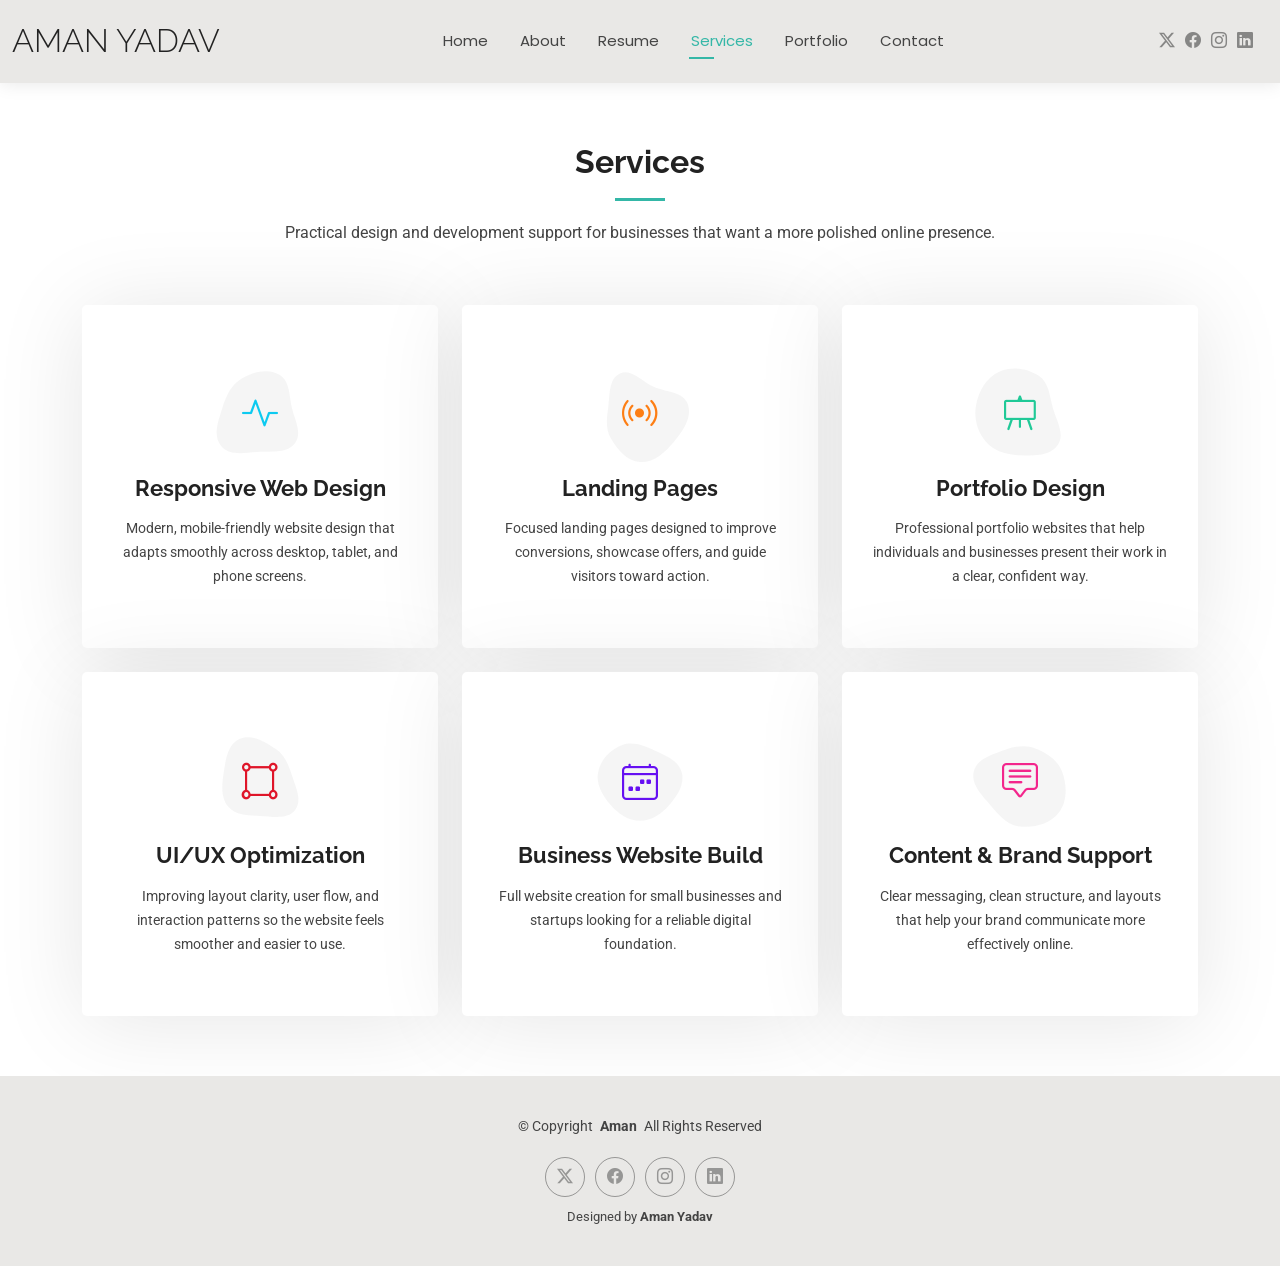
<file: services.html>
<!DOCTYPE html>
<html lang="en">

<head>
  <meta charset="utf-8">
  <meta content="width=device-width, initial-scale=1.0" name="viewport">
  <title>Services | Aman Yadav</title>
  <meta name="description" content="Professional web design and front-end development services by Aman Yadav in Mumbai.">
  <meta name="keywords" content="Aman Yadav services, web design, UI/UX, Mumbai, front-end development">

  <!-- Favicons -->
  <link href="assets/img/favicon.png" rel="icon">
  <link href="assets/img/apple-touch-icon.png" rel="apple-touch-icon">

  <!-- Fonts -->
  <link href="https://fonts.googleapis.com" rel="preconnect">
  <link href="https://fonts.gstatic.com" rel="preconnect" crossorigin>
  <link href="https://fonts.googleapis.com/css2?family=Roboto:ital,wght@0,100;0,300;0,400;0,500;0,700;0,900;1,100;1,300;1,400;1,500;1,700;1,900&family=Poppins:ital,wght@0,100;0,200;0,300;0,400;0,500;0,600;0,700;0,800;0,900;1,100;1,200;1,300;1,400;1,500;1,600;1,700;1,800;1,900&family=Raleway:ital,wght@0,100;0,200;0,300;0,400;0,500;0,600;0,700;0,800;0,900;1,100;1,200;1,300;1,400;1,500;1,600;1,700;1,800;1,900&display=swap" rel="stylesheet">

  <!-- Vendor CSS Files -->
  <link href="assets/vendor/bootstrap/css/bootstrap.min.css" rel="stylesheet">
  <link href="assets/vendor/bootstrap-icons/bootstrap-icons.css" rel="stylesheet">
  <link href="assets/vendor/aos/aos.css" rel="stylesheet">
  <link href="assets/vendor/swiper/swiper-bundle.min.css" rel="stylesheet">
  <link href="assets/vendor/glightbox/css/glightbox.min.css" rel="stylesheet">

  <!-- Main CSS File -->
  <link href="assets/css/main.css" rel="stylesheet">

</head>

<body class="services-page">

  <header id="header" class="header d-flex align-items-center light-background sticky-top">
    <div class="container-fluid position-relative d-flex align-items-center justify-content-between">

      <a href="index.html" class="logo d-flex align-items-center me-auto me-xl-0">
        <h1 class="sitename">Aman Yadav</h1>
      </a>

      <nav id="navmenu" class="navmenu">
        <ul>
          <li><a href="index.html">Home</a></li>
          <li><a href="about.html">About</a></li>
          <li><a href="resume.html">Resume</a></li>
          <li><a href="services.html" class="active">Services</a></li>
          <li><a href="portfolio.html">Portfolio</a></li>
          <li><a href="contact.html">Contact</a></li>
        </ul>
        <i class="mobile-nav-toggle d-xl-none bi bi-list"></i>
      </nav>

      <div class="header-social-links">
        <a href="#" class="twitter"><i class="bi bi-twitter-x"></i></a>
        <a href="#" class="facebook"><i class="bi bi-facebook"></i></a>
        <a href="#" class="instagram"><i class="bi bi-instagram"></i></a>
        <a href="#" class="linkedin"><i class="bi bi-linkedin"></i></a>
      </div>

    </div>
  </header>

  <main class="main">

    <!-- Services Section -->
    <section id="services" class="services section">

      <!-- Section Title -->
      <div class="container section-title" data-aos="fade-up">
        <h2>Services</h2>
        <p>Practical design and development support for businesses that want a more polished online presence.</p>
      </div><!-- End Section Title -->

      <div class="container">

        <div class="row gy-4">

          <div class="col-lg-4 col-md-6" data-aos="fade-up" data-aos-delay="100">
            <div class="service-item item-cyan position-relative">
              <div class="icon">
                <svg width="100" height="100" viewBox="0 0 600 600" xmlns="http://www.w3.org/2000/svg">
                  <path stroke="none" stroke-width="0" fill="#f5f5f5" d="M300,521.0016835830174C376.1290562159157,517.8887921683347,466.0731472004068,529.7835943286574,510.70327084640275,468.03025145048787C554.3714126377745,407.6079735673963,508.03601936045806,328.9844924480964,491.2728898941984,256.3432110539036C474.5976632858925,184.082847569629,479.9380746630129,96.60480741107993,416.23090153303,58.64404602377083C348.86323505073057,18.502131276798302,261.93793281208167,40.57373210992963,193.5410806939664,78.93577620505333C130.42746243093433,114.334589627462,98.30271207620316,179.96522072025542,76.75703585869454,249.04625023123273C51.97151888228291,328.5150500222984,13.704378332031375,421.85034740162234,66.52175969318436,486.19268352777647C119.04800174914682,550.1803526380478,217.28368757567262,524.383925680826,300,521.0016835830174"></path>
                </svg>
                <i class="bi bi-activity"></i>
              </div>
              <a href="#" class="stretched-link">
                <h3>Responsive Web Design</h3>
              </a>
              <p>Modern, mobile-friendly website design that adapts smoothly across desktop, tablet, and phone screens.</p>
            </div>
          </div><!-- End Service Item -->

          <div class="col-lg-4 col-md-6" data-aos="fade-up" data-aos-delay="200">
            <div class="service-item item-orange position-relative">
              <div class="icon">
                <svg width="100" height="100" viewBox="0 0 600 600" xmlns="http://www.w3.org/2000/svg">
                  <path stroke="none" stroke-width="0" fill="#f5f5f5" d="M300,582.0697525312426C382.5290701553225,586.8405444964366,449.9789794690241,525.3245884688669,502.5850820975895,461.55621195738473C556.606425686781,396.0723002908107,615.8543463187945,314.28637112970534,586.6730223649479,234.56875336149918C558.9533121215079,158.8439757836574,454.9685369536778,164.00468322053177,381.49747125262974,130.76875717737553C312.15926192815925,99.40240125094834,248.97055460311594,18.661163978235184,179.8680185752513,50.54337015887873C110.5421016452524,82.52863877960104,119.82277516462835,180.83849132639028,109.12597500060166,256.43424936330496C100.08760227029461,320.3096726198365,92.17705696193138,384.0621239912766,124.79988738764834,439.7174275375508C164.83382741302287,508.01625554203684,220.96474134820875,577.5009287672846,300,582.0697525312426"></path>
                </svg>
                <i class="bi bi-broadcast"></i>
              </div>
              <a href="#" class="stretched-link">
                <h3>Landing Pages</h3>
              </a>
              <p>Focused landing pages designed to improve conversions, showcase offers, and guide visitors toward action.</p>
            </div>
          </div><!-- End Service Item -->

          <div class="col-lg-4 col-md-6" data-aos="fade-up" data-aos-delay="300">
            <div class="service-item item-teal position-relative">
              <div class="icon">
                <svg width="100" height="100" viewBox="0 0 600 600" xmlns="http://www.w3.org/2000/svg">
                  <path stroke="none" stroke-width="0" fill="#f5f5f5" d="M300,541.5067337569781C382.14930387511276,545.0595476570109,479.8736841581634,548.3450877840088,526.4010558755058,480.5488172755941C571.5218469581645,414.80211281144784,517.5187510058486,332.0715597781072,496.52539010469104,255.14436215662573C477.37192572678356,184.95920475031193,473.57363656557914,105.61284051026155,413.0603344069578,65.22779650032875C343.27470386102294,18.654635553484475,251.2091493199835,5.337323636656869,175.0934190732945,40.62881213300186C97.87086631185822,76.43348514350839,51.98124368387456,156.15599469081315,36.44837278890362,239.84606092416172C21.716077023791087,319.22268207091537,43.775223500013084,401.1760424656574,96.891909868211,461.97329694683043C147.22146801428983,519.5804099606455,223.5754009179313,538.201503339737,300,541.5067337569781"></path>
                </svg>
                <i class="bi bi-easel"></i>
              </div>
              <a href="#" class="stretched-link">
                <h3>Portfolio Design</h3>
              </a>
              <p>Professional portfolio websites that help individuals and businesses present their work in a clear, confident way.</p>
            </div>
          </div><!-- End Service Item -->

          <div class="col-lg-4 col-md-6" data-aos="fade-up" data-aos-delay="400">
            <div class="service-item item-red position-relative">
              <div class="icon">
                <svg width="100" height="100" viewBox="0 0 600 600" xmlns="http://www.w3.org/2000/svg">
                  <path stroke="none" stroke-width="0" fill="#f5f5f5" d="M300,503.46388370962813C374.79870501325706,506.71871716319447,464.8034551963731,527.1746412648533,510.4981551193396,467.86667711651364C555.9287308511215,408.9015244558933,512.6030010748507,327.5744911775523,490.211057578863,256.5855673507754C471.097692560561,195.9906835881958,447.69079081568157,138.11976852964426,395.19560036434837,102.3242989838813C329.3053358748298,57.3949838291264,248.02791733380457,8.279543830951368,175.87071277845988,42.242879143198664C103.41431057327972,76.34704239035025,93.79494320519305,170.9812938413882,81.28167332365135,250.07896920659033C70.17666984294237,320.27484674793965,64.84698225790005,396.69656628748305,111.28512138212992,450.4950937839243C156.20124167950087,502.5303643271138,231.32542653798444,500.4755392045468,300,503.46388370962813"></path>
                </svg>
                <i class="bi bi-bounding-box-circles"></i>
              </div>
              <a href="#" class="stretched-link">
                <h3>UI/UX Optimization</h3>
              </a>
              <p>Improving layout clarity, user flow, and interaction patterns so the website feels smoother and easier to use.</p>
              <a href="#" class="stretched-link"></a>
            </div>
          </div><!-- End Service Item -->

          <div class="col-lg-4 col-md-6" data-aos="fade-up" data-aos-delay="500">
            <div class="service-item item-indigo position-relative">
              <div class="icon">
                <svg width="100" height="100" viewBox="0 0 600 600" xmlns="http://www.w3.org/2000/svg">
                  <path stroke="none" stroke-width="0" fill="#f5f5f5" d="M300,532.3542879108572C369.38199826031484,532.3153073249985,429.10787420159085,491.63046689027357,474.5244479745417,439.17860296908856C522.8885846962883,383.3225815378663,569.1668002868075,314.3205725914397,550.7432151929288,242.7694973846089C532.6665558377875,172.5657663291529,456.2379748765914,142.6223662098291,390.3689995646985,112.34683881706744C326.66090330228417,83.06452184765237,258.84405631176094,53.51806209861945,193.32584062364296,78.48882559362697C121.61183558270385,105.82097193414197,62.805066853699245,167.19869350419734,48.57481801355237,242.6138429142374C34.843463184063346,315.3850353017275,76.69343916112496,383.4422959591041,125.22947124332185,439.3748458443577C170.7312796277747,491.8107796887764,230.57421082200815,532.3932930995766,300,532.3542879108572"></path>
                </svg>
                <i class="bi bi-calendar4-week icon"></i>
              </div>
              <a href="#" class="stretched-link">
                <h3>Business Website Build</h3>
              </a>
              <p>Full website creation for small businesses and startups looking for a reliable digital foundation.</p>
              <a href="#" class="stretched-link"></a>
            </div>
          </div><!-- End Service Item -->

          <div class="col-lg-4 col-md-6" data-aos="fade-up" data-aos-delay="600">
            <div class="service-item item-pink position-relative">
              <div class="icon">
                <svg width="100" height="100" viewBox="0 0 600 600" xmlns="http://www.w3.org/2000/svg">
                  <path stroke="none" stroke-width="0" fill="#f5f5f5" d="M300,566.797414625762C385.7384707136149,576.1784315230908,478.7894351017131,552.8928747891023,531.9192734346935,484.94944893311C584.6109503024035,417.5663521118492,582.489472248146,322.67544863468447,553.9536738515405,242.03673114598146C529.1557734026468,171.96086150256528,465.24506316201064,127.66468636344209,395.9583748389544,100.7403814666027C334.2173773831606,76.7482773500951,269.4350130405921,84.62216499799875,207.1952322260088,107.2889140133804C132.92018162631612,134.33871894543012,41.79353780512637,160.00259165414826,22.644507872594943,236.69541883565114C3.319112789854554,314.0945973066697,72.72355303640163,379.243833228382,124.04198916343866,440.3218312028393C172.9286146004772,498.5055451809895,224.45579914871206,558.5317968840102,300,566.797414625762"></path>
                </svg>
                <i class="bi bi-chat-square-text"></i>
              </div>
              <a href="#" class="stretched-link">
                <h3>Content &amp; Brand Support</h3>
              </a>
              <p>Clear messaging, clean structure, and layouts that help your brand communicate more effectively online.</p>
              <a href="#" class="stretched-link"></a>
            </div>
          </div><!-- End Service Item -->

        </div>

      </div>

    </section><!-- /Services Section -->

  </main>

  <footer id="footer" class="footer light-background">

    <div class="container">
      <div class="copyright text-center ">
        <p>© <span>Copyright</span> <strong class="px-1 sitename">Aman</strong> <span>All Rights Reserved<br></span></p>
      </div>
      <div class="social-links d-flex justify-content-center">
        <a href=""><i class="bi bi-twitter-x"></i></a>
        <a href=""><i class="bi bi-facebook"></i></a>
        <a href=""><i class="bi bi-instagram"></i></a>
        <a href=""><i class="bi bi-linkedin"></i></a>
      </div>
      <div class="credits">
        Designed by <strong>Aman Yadav</strong>
      </div>
    </div>

  </footer>

  <!-- Scroll Top -->
  <a href="#" id="scroll-top" class="scroll-top d-flex align-items-center justify-content-center"><i class="bi bi-arrow-up-short"></i></a>

  <!-- Preloader -->
  <div id="preloader"></div>

  <!-- Vendor JS Files -->
  <script src="assets/vendor/bootstrap/js/bootstrap.bundle.min.js"></script>
  <script src="assets/vendor/php-email-form/validate.js"></script>
  <script src="assets/vendor/aos/aos.js"></script>
  <script src="assets/vendor/waypoints/noframework.waypoints.js"></script>
  <script src="assets/vendor/purecounter/purecounter_vanilla.js"></script>
  <script src="assets/vendor/swiper/swiper-bundle.min.js"></script>
  <script src="assets/vendor/glightbox/js/glightbox.min.js"></script>
  <script src="assets/vendor/imagesloaded/imagesloaded.pkgd.min.js"></script>
  <script src="assets/vendor/isotope-layout/isotope.pkgd.min.js"></script>

  <!-- Main JS File -->
  <script src="assets/js/main.js"></script>

</body>

</html>
</file>
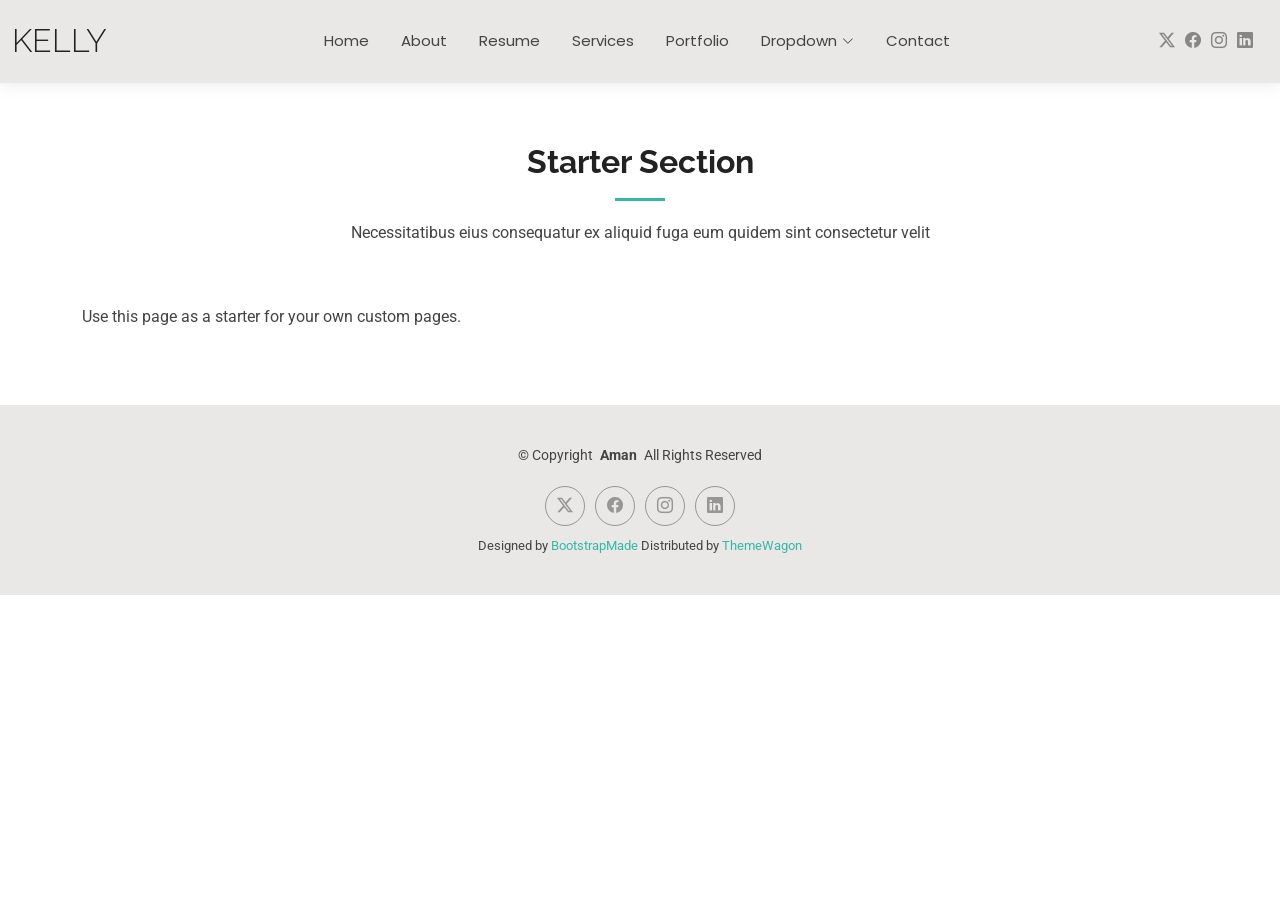
<file: starter-page.html>
<!DOCTYPE html>
<html lang="en">

<head>
  <meta charset="utf-8">
  <meta content="width=device-width, initial-scale=1.0" name="viewport">
  <title>Starter Page - Kelly Bootstrap Template</title>
  <meta name="description" content="">
  <meta name="keywords" content="">

  <!-- Favicons -->
  <link href="assets/img/favicon.png" rel="icon">
  <link href="assets/img/apple-touch-icon.png" rel="apple-touch-icon">

  <!-- Fonts -->
  <link href="https://fonts.googleapis.com" rel="preconnect">
  <link href="https://fonts.gstatic.com" rel="preconnect" crossorigin>
  <link href="https://fonts.googleapis.com/css2?family=Roboto:ital,wght@0,100;0,300;0,400;0,500;0,700;0,900;1,100;1,300;1,400;1,500;1,700;1,900&family=Poppins:ital,wght@0,100;0,200;0,300;0,400;0,500;0,600;0,700;0,800;0,900;1,100;1,200;1,300;1,400;1,500;1,600;1,700;1,800;1,900&family=Raleway:ital,wght@0,100;0,200;0,300;0,400;0,500;0,600;0,700;0,800;0,900;1,100;1,200;1,300;1,400;1,500;1,600;1,700;1,800;1,900&display=swap" rel="stylesheet">

  <!-- Vendor CSS Files -->
  <link href="assets/vendor/bootstrap/css/bootstrap.min.css" rel="stylesheet">
  <link href="assets/vendor/bootstrap-icons/bootstrap-icons.css" rel="stylesheet">
  <link href="assets/vendor/aos/aos.css" rel="stylesheet">
  <link href="assets/vendor/swiper/swiper-bundle.min.css" rel="stylesheet">
  <link href="assets/vendor/glightbox/css/glightbox.min.css" rel="stylesheet">

  <!-- Main CSS File -->
  <link href="assets/css/main.css" rel="stylesheet">

  <!-- =======================================================
  * Template Name: Kelly
  * Template URL: https://bootstrapmade.com/kelly-free-bootstrap-cv-resume-html-template/
  * Updated: Aug 07 2024 with Bootstrap v5.3.3
  * Author: BootstrapMade.com
  * License: https://bootstrapmade.com/license/
  ======================================================== -->
</head>

<body class="starter-page-page">

  <header id="header" class="header d-flex align-items-center light-background sticky-top">
    <div class="container-fluid position-relative d-flex align-items-center justify-content-between">

      <a href="index.html" class="logo d-flex align-items-center me-auto me-xl-0">
        <!-- Uncomment the line below if you also wish to use an image logo -->
        <!-- <img src="assets/img/logo.png" alt=""> -->
        <h1 class="sitename">Kelly</h1>
      </a>

      <nav id="navmenu" class="navmenu">
        <ul>
          <li><a href="index.html">Home</a></li>
          <li><a href="about.html">About</a></li>
          <li><a href="resume.html">Resume</a></li>
          <li><a href="services.html">Services</a></li>
          <li><a href="portfolio.html">Portfolio</a></li>
          <li class="dropdown"><a href="#"><span>Dropdown</span> <i class="bi bi-chevron-down toggle-dropdown"></i></a>
            <ul>
              <li><a href="#">Dropdown 1</a></li>
              <li class="dropdown"><a href="#"><span>Deep Dropdown</span> <i class="bi bi-chevron-down toggle-dropdown"></i></a>
                <ul>
                  <li><a href="#">Deep Dropdown 1</a></li>
                  <li><a href="#">Deep Dropdown 2</a></li>
                  <li><a href="#">Deep Dropdown 3</a></li>
                  <li><a href="#">Deep Dropdown 4</a></li>
                  <li><a href="#">Deep Dropdown 5</a></li>
                </ul>
              </li>
              <li><a href="#">Dropdown 2</a></li>
              <li><a href="#">Dropdown 3</a></li>
              <li><a href="#">Dropdown 4</a></li>
            </ul>
          </li>
          <li><a href="contact.html">Contact</a></li>
        </ul>
        <i class="mobile-nav-toggle d-xl-none bi bi-list"></i>
      </nav>

      <div class="header-social-links">
        <a href="#" class="twitter"><i class="bi bi-twitter-x"></i></a>
        <a href="#" class="facebook"><i class="bi bi-facebook"></i></a>
        <a href="#" class="instagram"><i class="bi bi-instagram"></i></a>
        <a href="#" class="linkedin"><i class="bi bi-linkedin"></i></a>
      </div>

    </div>
  </header>

  <main class="main">

    <!-- Starter Section Section -->
    <section id="starter-section" class="starter-section section">

      <!-- Section Title -->
      <div class="container section-title" data-aos="fade-up">
        <h2>Starter Section</h2>
        <p>Necessitatibus eius consequatur ex aliquid fuga eum quidem sint consectetur velit</p>
      </div><!-- End Section Title -->

      <div class="container" data-aos="fade-up">
        <p>Use this page as a starter for your own custom pages.</p>
      </div>

    </section><!-- /Starter Section Section -->

  </main>

  <footer id="footer" class="footer light-background">

    <div class="container">
      <div class="copyright text-center ">
        <p>© <span>Copyright</span> <strong class="px-1 sitename">Aman</strong> <span>All Rights Reserved<br></span></p>
      </div>
      <div class="social-links d-flex justify-content-center">
        <a href=""><i class="bi bi-twitter-x"></i></a>
        <a href=""><i class="bi bi-facebook"></i></a>
        <a href=""><i class="bi bi-instagram"></i></a>
        <a href=""><i class="bi bi-linkedin"></i></a>
      </div>
      <div class="credits">
        <!-- All the links in the footer should remain intact. -->
        <!-- You can delete the links only if you've purchased the pro version. -->
        <!-- Licensing information: https://bootstrapmade.com/license/ -->
        <!-- Purchase the pro version with working PHP/AJAX contact form: [buy-url] -->
        Designed by <a href="https://bootstrapmade.com/">BootstrapMade</a> Distributed by <a href=“https://themewagon.com>ThemeWagon
      </div>
    </div>

  </footer>

  <!-- Scroll Top -->
  <a href="#" id="scroll-top" class="scroll-top d-flex align-items-center justify-content-center"><i class="bi bi-arrow-up-short"></i></a>

  <!-- Preloader -->
  <div id="preloader"></div>

  <!-- Vendor JS Files -->
  <script src="assets/vendor/bootstrap/js/bootstrap.bundle.min.js"></script>
  <script src="assets/vendor/php-email-form/validate.js"></script>
  <script src="assets/vendor/aos/aos.js"></script>
  <script src="assets/vendor/waypoints/noframework.waypoints.js"></script>
  <script src="assets/vendor/purecounter/purecounter_vanilla.js"></script>
  <script src="assets/vendor/swiper/swiper-bundle.min.js"></script>
  <script src="assets/vendor/glightbox/js/glightbox.min.js"></script>
  <script src="assets/vendor/imagesloaded/imagesloaded.pkgd.min.js"></script>
  <script src="assets/vendor/isotope-layout/isotope.pkgd.min.js"></script>

  <!-- Main JS File -->
  <script src="assets/js/main.js"></script>

</body>

</html>
</file>
<file: assets/css/main.css>
/**
* Template Name: Kelly
* Template URL: https://bootstrapmade.com/kelly-free-bootstrap-cv-resume-html-template/
* Updated: Aug 07 2024 with Bootstrap v5.3.3
* Author: BootstrapMade.com
* License: https://bootstrapmade.com/license/
*/

/*--------------------------------------------------------------
# Font & Color Variables
# Help: https://bootstrapmade.com/color-system/
--------------------------------------------------------------*/
/* Fonts */
:root {
  --default-font: "Roboto",  system-ui, -apple-system, "Segoe UI", Roboto, "Helvetica Neue", Arial, "Noto Sans", "Liberation Sans", sans-serif, "Apple Color Emoji", "Segoe UI Emoji", "Segoe UI Symbol", "Noto Color Emoji";
  --heading-font: "Raleway",  sans-serif;
  --nav-font: "Poppins",  sans-serif;
}

/* Global Colors - The following color variables are used throughout the website. Updating them here will change the color scheme of the entire website */
:root { 
  --background-color: #ffffff; /* Background color for the entire website, including individual sections */
  --default-color: #444444; /* Default color used for the majority of the text content across the entire website */
  --heading-color: #222222; /* Color for headings, subheadings and title throughout the website */
  --accent-color: #34b7a7; /* Accent color that represents your brand on the website. It's used for buttons, links, and other elements that need to stand out */
  --surface-color: #ffffff; /* The surface color is used as a background of boxed elements within sections, such as cards, icon boxes, or other elements that require a visual separation from the global background. */
  --contrast-color: #ffffff; /* Contrast color for text, ensuring readability against backgrounds of accent, heading, or default colors. */
}

/* Nav Menu Colors - The following color variables are used specifically for the navigation menu. They are separate from the global colors to allow for more customization options */
:root {
  --nav-color: #444444;  /* The default color of the main navmenu links */
  --nav-hover-color: #34b7a7; /* Applied to main navmenu links when they are hovered over or active */
  --nav-mobile-background-color: #ffffff; /* Used as the background color for mobile navigation menu */
  --nav-dropdown-background-color: #ffffff; /* Used as the background color for dropdown items that appear when hovering over primary navigation items */
  --nav-dropdown-color: #444444; /* Used for navigation links of the dropdown items in the navigation menu. */
  --nav-dropdown-hover-color: #34b7a7; /* Similar to --nav-hover-color, this color is applied to dropdown navigation links when they are hovered over. */
}

/* Color Presets - These classes override global colors when applied to any section or element, providing reuse of the sam color scheme. */

.light-background {
  --background-color: #e9e8e6;
  --surface-color: #ffffff;
}

.dark-background {
  --background-color: #060606;
  --default-color: #ffffff;
  --heading-color: #ffffff;
  --surface-color: #252525;
  --contrast-color: #ffffff;
}

/* Smooth scroll */
:root {
  scroll-behavior: smooth;
}

/*--------------------------------------------------------------
# General Styling & Shared Classes
--------------------------------------------------------------*/
body {
  color: var(--default-color);
  background-color: var(--background-color);
  font-family: var(--default-font);
}

a {
  color: var(--accent-color);
  text-decoration: none;
  transition: 0.3s;
}

a:hover {
  color: color-mix(in srgb, var(--accent-color), transparent 25%);
  text-decoration: none;
}

h1,
h2,
h3,
h4,
h5,
h6 {
  color: var(--heading-color);
  font-family: var(--heading-font);
}

/* PHP Email Form Messages
------------------------------*/
.php-email-form .error-message {
  display: none;
  background: #df1529;
  color: #ffffff;
  text-align: left;
  padding: 15px;
  margin-bottom: 24px;
  font-weight: 600;
}

.php-email-form .sent-message {
  display: none;
  color: #ffffff;
  background: #059652;
  text-align: center;
  padding: 15px;
  margin-bottom: 24px;
  font-weight: 600;
}

.php-email-form .loading {
  display: none;
  background: var(--surface-color);
  text-align: center;
  padding: 15px;
  margin-bottom: 24px;
}

.php-email-form .loading:before {
  content: "";
  display: inline-block;
  border-radius: 50%;
  width: 24px;
  height: 24px;
  margin: 0 10px -6px 0;
  border: 3px solid var(--accent-color);
  border-top-color: var(--surface-color);
  animation: php-email-form-loading 1s linear infinite;
}

@keyframes php-email-form-loading {
  0% {
    transform: rotate(0deg);
  }

  100% {
    transform: rotate(360deg);
  }
}

/*--------------------------------------------------------------
# Global Header
--------------------------------------------------------------*/
.header {
  color: var(--default-color);
  background-color: var(--background-color);
  padding: 15px 0;
  transition: all 0.5s;
  z-index: 997;
  box-shadow: 0px 0 18px rgba(0, 0, 0, 0.1);
}

.header .logo {
  line-height: 1;
}

.header .logo img {
  max-height: 36px;
  margin-right: 8px;
}

.header .logo h1 {
  font-size: 32px;
  margin: 0;
  font-weight: 300;
  text-transform: uppercase;
  color: var(--heading-color);
}

.header .header-social-links {
  padding-right: 15px;
}

.header .header-social-links a {
  color: color-mix(in srgb, var(--default-color), transparent 40%);
  padding-left: 6px;
  display: inline-block;
  transition: 0.3s;
  font-size: 16px;
}

.header .header-social-links a:hover {
  color: var(--accent-color);
}

.header .header-social-links a i {
  line-height: 0px;
}

@media (max-width: 1200px) {
  .header .logo {
    order: 1;
  }

  .header .header-social-links {
    order: 2;
  }

  .header .navmenu {
    order: 3;
  }
}

/*--------------------------------------------------------------
# Navigation Menu
--------------------------------------------------------------*/
/* Desktop Navigation */
@media (min-width: 1200px) {
  .navmenu {
    padding: 0;
  }

  .navmenu ul {
    margin: 0;
    padding: 0;
    display: flex;
    list-style: none;
    align-items: center;
  }

  .navmenu li {
    position: relative;
  }

  .navmenu>ul>li {
    white-space: nowrap;
    padding: 15px 14px;
  }

  .navmenu>ul>li:last-child {
    padding-right: 0;
  }

  .navmenu a,
  .navmenu a:focus {
    color: var(--nav-color);
    font-size: 15px;
    padding: 0 2px;
    font-family: var(--nav-font);
    font-weight: 400;
    display: flex;
    align-items: center;
    justify-content: space-between;
    white-space: nowrap;
    transition: 0.3s;
    position: relative;
  }

  .navmenu a i,
  .navmenu a:focus i {
    font-size: 12px;
    line-height: 0;
    margin-left: 5px;
    transition: 0.3s;
  }

  .navmenu>ul>li>a:before {
    content: "";
    position: absolute;
    height: 2px;
    bottom: -6px;
    left: 0;
    background-color: var(--nav-hover-color);
    visibility: hidden;
    width: 0px;
    transition: all 0.3s ease-in-out 0s;
  }

  .navmenu a:hover:before,
  .navmenu li:hover>a:before,
  .navmenu .active:before {
    visibility: visible;
    width: 25px;
  }

  .navmenu li:hover>a,
  .navmenu .active,
  .navmenu .active:focus {
    color: var(--nav-hover-color);
  }

  .navmenu .dropdown ul {
    margin: 0;
    padding: 10px 0;
    background: var(--nav-dropdown-background-color);
    display: block;
    position: absolute;
    visibility: hidden;
    left: 14px;
    top: 130%;
    opacity: 0;
    transition: 0.3s;
    border-radius: 4px;
    z-index: 99;
    box-shadow: 0px 0px 30px rgba(0, 0, 0, 0.1);
  }

  .navmenu .dropdown ul li {
    min-width: 200px;
  }

  .navmenu .dropdown ul a {
    padding: 10px 20px;
    font-size: 15px;
    text-transform: none;
    color: var(--nav-dropdown-color);
  }

  .navmenu .dropdown ul a i {
    font-size: 12px;
  }

  .navmenu .dropdown ul a:hover,
  .navmenu .dropdown ul .active:hover,
  .navmenu .dropdown ul li:hover>a {
    color: var(--nav-dropdown-hover-color);
  }

  .navmenu .dropdown:hover>ul {
    opacity: 1;
    top: 100%;
    visibility: visible;
  }

  .navmenu .dropdown .dropdown ul {
    top: 0;
    left: -90%;
    visibility: hidden;
  }

  .navmenu .dropdown .dropdown:hover>ul {
    opacity: 1;
    top: 0;
    left: -100%;
    visibility: visible;
  }
}

/* Mobile Navigation */
@media (max-width: 1199px) {
  .mobile-nav-toggle {
    color: var(--nav-color);
    font-size: 28px;
    line-height: 0;
    margin-right: 10px;
    cursor: pointer;
    transition: color 0.3s;
  }

  .navmenu {
    padding: 0;
    z-index: 9997;
  }

  .navmenu ul {
    display: none;
    list-style: none;
    position: absolute;
    inset: 60px 20px 20px 20px;
    padding: 10px 0;
    margin: 0;
    border-radius: 6px;
    background-color: var(--nav-mobile-background-color);
    border: 1px solid color-mix(in srgb, var(--default-color), transparent 90%);
    box-shadow: none;
    overflow-y: auto;
    transition: 0.3s;
    z-index: 9998;
  }

  .navmenu a,
  .navmenu a:focus {
    color: var(--nav-dropdown-color);
    padding: 10px 20px;
    font-family: var(--nav-font);
    font-size: 17px;
    font-weight: 500;
    display: flex;
    align-items: center;
    justify-content: space-between;
    white-space: nowrap;
    transition: 0.3s;
  }

  .navmenu a i,
  .navmenu a:focus i {
    font-size: 12px;
    line-height: 0;
    margin-left: 5px;
    width: 30px;
    height: 30px;
    display: flex;
    align-items: center;
    justify-content: center;
    border-radius: 50%;
    transition: 0.3s;
    background-color: color-mix(in srgb, var(--accent-color), transparent 90%);
  }

  .navmenu a i:hover,
  .navmenu a:focus i:hover {
    background-color: var(--accent-color);
    color: var(--contrast-color);
  }

  .navmenu a:hover,
  .navmenu .active,
  .navmenu .active:focus {
    color: var(--nav-dropdown-hover-color);
  }

  .navmenu .active i,
  .navmenu .active:focus i {
    background-color: var(--accent-color);
    color: var(--contrast-color);
    transform: rotate(180deg);
  }

  .navmenu .dropdown ul {
    position: static;
    display: none;
    z-index: 99;
    padding: 10px 0;
    margin: 10px 20px;
    background-color: var(--nav-dropdown-background-color);
    transition: all 0.5s ease-in-out;
  }

  .navmenu .dropdown ul ul {
    background-color: rgba(33, 37, 41, 0.1);
  }

  .navmenu .dropdown>.dropdown-active {
    display: block;
    background-color: rgba(33, 37, 41, 0.03);
  }

  .mobile-nav-active {
    overflow: hidden;
  }

  .mobile-nav-active .mobile-nav-toggle {
    color: #fff;
    position: absolute;
    font-size: 32px;
    top: 15px;
    right: 15px;
    margin-right: 0;
    z-index: 9999;
  }

  .mobile-nav-active .navmenu {
    position: fixed;
    overflow: hidden;
    inset: 0;
    background: rgba(33, 37, 41, 0.8);
    transition: 0.3s;
  }

  .mobile-nav-active .navmenu>ul {
    display: block;
  }
}

/*--------------------------------------------------------------
# Global Footer
--------------------------------------------------------------*/
.footer {
  color: var(--default-color);
  background-color: var(--background-color);
  font-size: 14px;
  padding: 40px 0;
  position: relative;
}

.footer .copyright p {
  margin-bottom: 0;
}

.footer .social-links {
  margin-top: 20px;
}

.footer .social-links a {
  display: flex;
  align-items: center;
  justify-content: center;
  width: 40px;
  height: 40px;
  border-radius: 50%;
  border: 1px solid color-mix(in srgb, var(--default-color), transparent 50%);
  font-size: 16px;
  color: color-mix(in srgb, var(--default-color), transparent 50%);
  margin: 0 5px;
  transition: 0.3s;
}

.footer .social-links a:hover {
  color: var(--accent-color);
  border-color: var(--accent-color);
}

.footer .credits {
  margin-top: 10px;
  font-size: 13px;
  text-align: center;
}

/*--------------------------------------------------------------
# Preloader
--------------------------------------------------------------*/
#preloader {
  position: fixed;
  inset: 0;
  z-index: 9999;
  overflow: hidden;
  background-color: var(--background-color);
  transition: all 0.6s ease-out;
  width: 100%;
  height: 100vh;
}

#preloader:before,
#preloader:after {
  content: "";
  position: absolute;
  border: 4px solid var(--accent-color);
  border-radius: 50%;
  animation: animate-preloader 2s cubic-bezier(0, 0.2, 0.8, 1) infinite;
}

#preloader:after {
  animation-delay: -0.5s;
}

@keyframes animate-preloader {
  0% {
    width: 10px;
    height: 10px;
    top: calc(50% - 5px);
    left: calc(50% - 5px);
    opacity: 1;
  }

  100% {
    width: 72px;
    height: 72px;
    top: calc(50% - 36px);
    left: calc(50% - 36px);
    opacity: 0;
  }
}

/*--------------------------------------------------------------
# Scroll Top Button
--------------------------------------------------------------*/
.scroll-top {
  position: fixed;
  visibility: hidden;
  opacity: 0;
  right: 15px;
  bottom: -15px;
  z-index: 99999;
  background-color: var(--accent-color);
  width: 44px;
  height: 44px;
  border-radius: 50px;
  transition: all 0.4s;
}

.scroll-top i {
  font-size: 24px;
  color: var(--contrast-color);
  line-height: 0;
}

.scroll-top:hover {
  background-color: color-mix(in srgb, var(--accent-color), transparent 20%);
  color: var(--contrast-color);
}

.scroll-top.active {
  visibility: visible;
  opacity: 1;
  bottom: 15px;
}

/*--------------------------------------------------------------
# Disable aos animation delay on mobile devices
--------------------------------------------------------------*/
@media screen and (max-width: 768px) {
  [data-aos-delay] {
    transition-delay: 0 !important;
  }
}

/*--------------------------------------------------------------
# Global Page Titles & Breadcrumbs
--------------------------------------------------------------*/
.page-title {
  color: var(--default-color);
  background-color: var(--background-color);
  padding: 25px 0;
  position: relative;
  border-bottom: 1px solid color-mix(in srgb, var(--default-color), transparent 85%);
}

.page-title h1 {
  font-size: 24px;
  font-weight: 400;
}

.page-title .breadcrumbs ol {
  display: flex;
  flex-wrap: wrap;
  list-style: none;
  padding: 0;
  margin: 0;
  font-size: 14px;
  font-weight: 400;
}

.page-title .breadcrumbs ol li+li {
  padding-left: 10px;
}

.page-title .breadcrumbs ol li+li::before {
  content: "/";
  display: inline-block;
  padding-right: 10px;
  color: color-mix(in srgb, var(--default-color), transparent 70%);
}

/*--------------------------------------------------------------
# Global Sections
--------------------------------------------------------------*/
section,
.section {
  color: var(--default-color);
  background-color: var(--background-color);
  padding: 60px 0;
  scroll-margin-top: 100px;
  overflow: clip;
}

@media (max-width: 1199px) {

  section,
  .section {
    scroll-margin-top: 66px;
  }
}

/*--------------------------------------------------------------
# Global Section Titles
--------------------------------------------------------------*/
.section-title {
  text-align: center;
  padding-bottom: 60px;
  position: relative;
}

.section-title h2 {
  font-size: 32px;
  font-weight: 700;
  margin-bottom: 20px;
  padding-bottom: 20px;
  position: relative;
}

.section-title h2:after {
  content: "";
  position: absolute;
  display: block;
  width: 50px;
  height: 3px;
  background: var(--accent-color);
  left: 0;
  right: 0;
  bottom: 0;
  margin: auto;
}

.section-title p {
  margin-bottom: 0;
}

/*--------------------------------------------------------------
# Hero Section
--------------------------------------------------------------*/
.hero {
  width: 100%;
  min-height: calc(100vh - 12px);
  position: relative;
  padding: 80px 0;
  display: flex;
  align-items: center;
  justify-content: center;
}

@media (max-width: 1200px) {
  .hero {
    min-height: calc(100vh - 68px);
  }
}

.hero img {
  position: absolute;
  inset: 0;
  display: block;
  width: 100%;
  height: 100%;
  object-fit: cover;
  z-index: 1;
}

.hero .container {
  position: auto;
  z-index: 1;
}

.hero h2 {
  margin: 0;
  font-size: 48px;
  font-weight: 700;
}

.hero p {
  margin: 10px 0 0 0;
  font-size: 24px;
  color: var(--heading-color);
}

.hero .btn-get-started {
  color: var(--contrast-color);
  background: var(--accent-color);
  font-family: var(--heading-font);
  text-transform: uppercase;
  font-weight: 600;
  font-size: 12px;
  letter-spacing: 1px;
  display: inline-block;
  padding: 12px 40px;
  border-radius: 50px;
  transition: 0.5s;
  margin-top: 30px;
}

.hero .btn-get-started:hover {
  background: color-mix(in srgb, var(--accent-color) 90%, white 20%);
}

@media (max-width: 768px) {
  .hero {
    min-height: clamp(420px, 68svh, 620px);
    padding: 48px 0;
    display: flex;
  }

  .hero img {
    position: absolute;
    inset: 0;
    width: 100%;
    height: 100%;
    object-fit: cover;
    object-position: 80% center;
  }

  .hero .container {
    position: relative;
    margin-top: 0;
    padding-right: 20px;
    padding-left: 20px;
  }

  .hero h2 {
    font-size: 32px;
  }

  .hero p {
    font-size: 18px;
  }
}

@media (max-width: 575px) {
  .header .logo h1 {
    font-size: 24px;
  }

  .header .header-social-links {
    display: none;
  }
}

/*--------------------------------------------------------------
# About Section
--------------------------------------------------------------*/
.about .content h2 {
  font-weight: 700;
  font-size: 30px;
}

.about .content ul {
  list-style: none;
  padding: 0;
}

.about .content ul li {
  margin-bottom: 30px;
  display: block;
  align-items: center;
}

.about .content ul strong {
  margin-right: 10px;
}

.about .content ul i {
  font-size: 16px;
  margin-right: 5px;
  color: var(--accent-color);
  line-height: 0;
}

/*--------------------------------------------------------------
# Skills Section
--------------------------------------------------------------*/
.skills .progress {
  height: 60px;
  display: block;
  background: none;
  border-radius: 0;
}

.skills .progress .skill {
  color: var(--heading-color);
  padding: 0;
  margin: 10 0 6px 0;
  text-transform: uppercase;
  display: block;
  font-weight: 600;
  font-family: var(--heading-font);
}

.skills .progress .skill .val {
  float: right;
  font-style: normal;
}

.skills .progress-bar-wrap {
  background: color-mix(in srgb, var(--default-color), transparent 90%);
  height: 10px;
}

.skills .progress-bar {
  width: 1px;
  height: 10px;
  transition: 0.9s;
  background-color: var(--accent-color);
}

/*--------------------------------------------------------------
# Stats Section
--------------------------------------------------------------*/
.stats .stats-item {
  padding: 30px;
  width: 100%;
}

.stats .stats-item span {
  color: var(--heading-color);
  font-size: 48px;
  display: block;
  font-weight: 700;
  margin-bottom: 20px;
  padding-bottom: 20px;
  position: relative;
}

.stats .stats-item span:after {
  content: "";
  position: absolute;
  display: block;
  width: 25px;
  height: 3px;
  background: var(--accent-color);
  left: 0;
  right: 0;
  bottom: 0;
  margin: auto;
}

.stats .stats-item p {
  color: color-mix(in srgb, var(--default-color), transparent 40%);
  padding: 0;
  margin: 0;
  font-family: var(--heading-font);
  font-weight: 500;
}

/*--------------------------------------------------------------
# Testimonials Section
--------------------------------------------------------------*/
.testimonials .section-header {
  margin-bottom: 40px;
}

.testimonials .testimonials-carousel,
.testimonials .testimonials-slider {
  overflow: hidden;
}

.testimonials .testimonial-item {
  text-align: center;
}

.testimonials .testimonial-item .testimonial-img {
  width: 120px;
  border-radius: 50%;
  border: 4px solid var(--background-color);
  margin: 0 auto;
}

.testimonials .testimonial-item h3 {
  font-size: 20px;
  font-weight: bold;
  margin: 10px 0 5px 0;
}

.testimonials .testimonial-item h4 {
  font-size: 14px;
  color: color-mix(in srgb, var(--default-color), transparent 40%);
  margin: 0 0 15px 0;
}

.testimonials .testimonial-item .stars {
  margin-bottom: 15px;
}

.testimonials .testimonial-item .stars i {
  color: #ffc107;
  margin: 0 1px;
}

.testimonials .testimonial-item .quote-icon-left,
.testimonials .testimonial-item .quote-icon-right {
  color: color-mix(in srgb, var(--accent-color), transparent 50%);
  font-size: 26px;
  line-height: 0;
}

.testimonials .testimonial-item .quote-icon-left {
  display: inline-block;
  left: -5px;
  position: relative;
}

.testimonials .testimonial-item .quote-icon-right {
  display: inline-block;
  right: -5px;
  position: relative;
  top: 10px;
  transform: scale(-1, -1);
}

.testimonials .testimonial-item p {
  font-style: italic;
  margin: 0 auto 15px auto;
}

.testimonials .swiper-wrapper {
  height: auto;
}

.testimonials .swiper-pagination {
  margin-top: 20px;
  position: relative;
}

.testimonials .swiper-pagination .swiper-pagination-bullet {
  width: 12px;
  height: 12px;
  opacity: 1;
  background-color: color-mix(in srgb, var(--default-color), transparent 85%);
}

.testimonials .swiper-pagination .swiper-pagination-bullet-active {
  background-color: var(--accent-color);
}

@media (min-width: 992px) {
  .testimonials .testimonial-item p {
    width: 80%;
  }
}

/*--------------------------------------------------------------
# Resume Section
--------------------------------------------------------------*/
.resume .resume-title {
  color: var(--heading-color);
  font-size: 26px;
  font-weight: 700;
  margin-top: 20px;
  margin-bottom: 20px;
}

.resume .resume-item {
  padding: 0 0 20px 20px;
  margin-top: -2px;
  border-left: 2px solid var(--accent-color);
  position: relative;
}

.resume .resume-item h4 {
  line-height: 18px;
  font-size: 18px;
  font-weight: 600;
  text-transform: uppercase;
  color: color-mix(in srgb, var(--default-color), transparent 20%);
  margin-bottom: 10px;
}

.resume .resume-item h5 {
  font-size: 16px;
  padding: 5px 15px;
  display: inline-block;
  font-weight: 600;
  margin-bottom: 10px;
}

.resume .resume-item ul {
  padding-left: 20px;
}

.resume .resume-item ul li {
  padding-bottom: 10px;
}

.resume .resume-item:last-child {
  padding-bottom: 0;
}

.resume .resume-item::before {
  content: "";
  position: absolute;
  width: 16px;
  height: 16px;
  border-radius: 50px;
  left: -9px;
  top: 0;
  background: var(--background-color);
  border: 2px solid var(--accent-color);
}

/*--------------------------------------------------------------
# Services Section
--------------------------------------------------------------*/
.services .service-item {
  background-color: var(--surface-color);
  box-shadow: 0px 5px 90px 0px rgba(0, 0, 0, 0.1);
  height: 100%;
  padding: 60px 30px;
  text-align: center;
  transition: 0.3s;
  border-radius: 5px;
}

.services .service-item .icon {
  margin: 0 auto;
  width: 100px;
  height: 100px;
  display: flex;
  align-items: center;
  justify-content: center;
  transition: ease-in-out 0.3s;
  position: relative;
}

.services .service-item .icon i {
  font-size: 36px;
  transition: 0.5s;
  position: relative;
}

.services .service-item .icon svg {
  position: absolute;
  top: 0;
  left: 0;
}

.services .service-item .icon svg path {
  transition: 0.5s;
  fill: color-mix(in srgb, var(--default-color), transparent 95%);
}

.services .service-item h3 {
  font-weight: 700;
  margin: 10px 0 15px 0;
  font-size: 22px;
}

.services .service-item p {
  line-height: 24px;
  font-size: 14px;
  margin-bottom: 0;
}

.services .service-item:hover {
  box-shadow: 0px 5px 35px 0px rgba(0, 0, 0, 0.1);
}

.services .service-item.item-cyan i {
  color: #0dcaf0;
}

.services .service-item.item-cyan:hover .icon i {
  color: #fff;
}

.services .service-item.item-cyan:hover .icon path {
  fill: #0dcaf0;
}

.services .service-item.item-orange i {
  color: #fd7e14;
}

.services .service-item.item-orange:hover .icon i {
  color: #fff;
}

.services .service-item.item-orange:hover .icon path {
  fill: #fd7e14;
}

.services .service-item.item-teal i {
  color: #20c997;
}

.services .service-item.item-teal:hover .icon i {
  color: #fff;
}

.services .service-item.item-teal:hover .icon path {
  fill: #20c997;
}

.services .service-item.item-red i {
  color: #df1529;
}

.services .service-item.item-red:hover .icon i {
  color: #fff;
}

.services .service-item.item-red:hover .icon path {
  fill: #df1529;
}

.services .service-item.item-indigo i {
  color: #6610f2;
}

.services .service-item.item-indigo:hover .icon i {
  color: #fff;
}

.services .service-item.item-indigo:hover .icon path {
  fill: #6610f2;
}

.services .service-item.item-pink i {
  color: #f3268c;
}

.services .service-item.item-pink:hover .icon i {
  color: #fff;
}

.services .service-item.item-pink:hover .icon path {
  fill: #f3268c;
}

/*--------------------------------------------------------------
# Portfolio Section
--------------------------------------------------------------*/
.portfolio .portfolio-filters {
  padding: 0;
  margin: 0 auto 20px auto;
  list-style: none;
  text-align: center;
}

.portfolio .portfolio-filters li {
  cursor: pointer;
  display: inline-block;
  padding: 8px 20px 10px 20px;
  margin: 0;
  font-size: 15px;
  font-weight: 500;
  line-height: 1;
  margin-bottom: 5px;
  border-radius: 50px;
  transition: all 0.3s ease-in-out;
  font-family: var(--heading-font);
}

.portfolio .portfolio-filters li:hover,
.portfolio .portfolio-filters li.filter-active {
  color: var(--contrast-color);
  background-color: var(--accent-color);
}

.portfolio .portfolio-filters li:first-child {
  margin-left: 0;
}

.portfolio .portfolio-filters li:last-child {
  margin-right: 0;
}

@media (max-width: 575px) {
  .portfolio .portfolio-filters li {
    font-size: 14px;
    margin: 0 0 10px 0;
  }
}

.portfolio .portfolio-item {
  position: relative;
  overflow: hidden;
}

.portfolio .portfolio-item .portfolio-info {
  opacity: 0;
  position: absolute;
  left: 12px;
  right: 12px;
  bottom: -100%;
  z-index: 3;
  transition: all ease-in-out 0.5s;
  background: color-mix(in srgb, var(--surface-color), transparent 10%);
  padding: 15px;
}

.portfolio .portfolio-item .portfolio-info h4 {
  font-size: 18px;
  font-weight: 600;
  padding-right: 50px;
}

.portfolio .portfolio-item .portfolio-info p {
  color: color-mix(in srgb, var(--default-color), transparent 30%);
  font-size: 14px;
  margin-bottom: 0;
  padding-right: 50px;
}

.portfolio .portfolio-item .portfolio-info .preview-link,
.portfolio .portfolio-item .portfolio-info .details-link {
  position: absolute;
  right: 50px;
  font-size: 24px;
  top: calc(50% - 14px);
  color: color-mix(in srgb, var(--default-color), transparent 30%);
  transition: 0.3s;
  line-height: 0;
}

.portfolio .portfolio-item .portfolio-info .preview-link:hover,
.portfolio .portfolio-item .portfolio-info .details-link:hover {
  color: var(--accent-color);
}

.portfolio .portfolio-item .portfolio-info .details-link {
  right: 14px;
  font-size: 28px;
}

.portfolio .portfolio-item:hover .portfolio-info {
  opacity: 1;
  bottom: 0;
}

/*--------------------------------------------------------------
# Portfolio Details Section
--------------------------------------------------------------*/
.portfolio-details .portfolio-details-slider img {
  width: 100%;
}

.portfolio-details .portfolio-details-slider .swiper-pagination {
  margin-top: 20px;
  position: relative;
}

.portfolio-details .portfolio-details-slider .swiper-pagination .swiper-pagination-bullet {
  width: 12px;
  height: 12px;
  background-color: color-mix(in srgb, var(--default-color), transparent 85%);
  opacity: 1;
}

.portfolio-details .portfolio-details-slider .swiper-pagination .swiper-pagination-bullet-active {
  background-color: var(--accent-color);
}

.portfolio-details .portfolio-info {
  background-color: var(--surface-color);
  padding: 30px;
  box-shadow: 0px 0 30px rgba(0, 0, 0, 0.1);
}

.portfolio-details .portfolio-info h3 {
  font-size: 22px;
  font-weight: 700;
  margin-bottom: 20px;
  padding-bottom: 20px;
  border-bottom: 1px solid color-mix(in srgb, var(--default-color), transparent 85%);
}

.portfolio-details .portfolio-info ul {
  list-style: none;
  padding: 0;
  font-size: 15px;
}

.portfolio-details .portfolio-info ul li+li {
  margin-top: 10px;
}

.portfolio-details .portfolio-description {
  padding-top: 30px;
}

.portfolio-details .portfolio-description h2 {
  font-size: 26px;
  font-weight: 700;
  margin-bottom: 20px;
}

.portfolio-details .portfolio-description p {
  padding: 0;
  color: color-mix(in srgb, var(--default-color), transparent 30%);
}

/*--------------------------------------------------------------
# Contact Section
--------------------------------------------------------------*/
.contact .info-wrap {
  background-color: var(--surface-color);
  box-shadow: 0px 0px 20px rgba(0, 0, 0, 0.1);
  padding: 30px;
}

@media (max-width: 575px) {
  .contact .info-wrap {
    padding: 20px;
  }
}

.contact .info-item {
  margin-bottom: 40px;
}

.contact .info-item i {
  font-size: 20px;
  color: var(--accent-color);
  background: color-mix(in srgb, var(--accent-color), transparent 92%);
  width: 44px;
  height: 44px;
  display: flex;
  justify-content: center;
  align-items: center;
  border-radius: 50px;
  transition: all 0.3s ease-in-out;
  margin-right: 15px;
}

.contact .info-item h3 {
  padding: 0;
  font-size: 18px;
  font-weight: 700;
  margin-bottom: 5px;
}

.contact .info-item p {
  padding: 0;
  margin-bottom: 0;
  font-size: 14px;
}

.contact .info-item:hover i {
  background: var(--accent-color);
  color: var(--contrast-color);
}

.contact .php-email-form {
  background-color: var(--surface-color);
  height: 100%;
  padding: 30px;
  box-shadow: 0px 0px 20px rgba(0, 0, 0, 0.1);
}

@media (max-width: 575px) {
  .contact .php-email-form {
    padding: 20px;
  }
}

.contact .php-email-form input[type=text],
.contact .php-email-form input[type=email],
.contact .php-email-form textarea {
  font-size: 14px;
  padding: 10px 15px;
  box-shadow: none;
  border-radius: 0;
  color: var(--default-color);
  background-color: var(--surface-color);
  border-color: color-mix(in srgb, var(--default-color), transparent 80%);
}

.contact .php-email-form input[type=text]:focus,
.contact .php-email-form input[type=email]:focus,
.contact .php-email-form textarea:focus {
  border-color: var(--accent-color);
}

.contact .php-email-form input[type=text]::placeholder,
.contact .php-email-form input[type=email]::placeholder,
.contact .php-email-form textarea::placeholder {
  color: color-mix(in srgb, var(--default-color), transparent 70%);
}

.contact .php-email-form button[type=submit] {
  color: var(--contrast-color);
  background: var(--accent-color);
  border: 0;
  padding: 10px 30px;
  transition: 0.4s;
  border-radius: 50px;
}

.contact .php-email-form button[type=submit]:hover {
  background: color-mix(in srgb, var(--accent-color), transparent 25%);
}

/*--------------------------------------------------------------
# Starter Section Section
--------------------------------------------------------------*/
.starter-section {
  /* Add your styles here */
}
</file>
